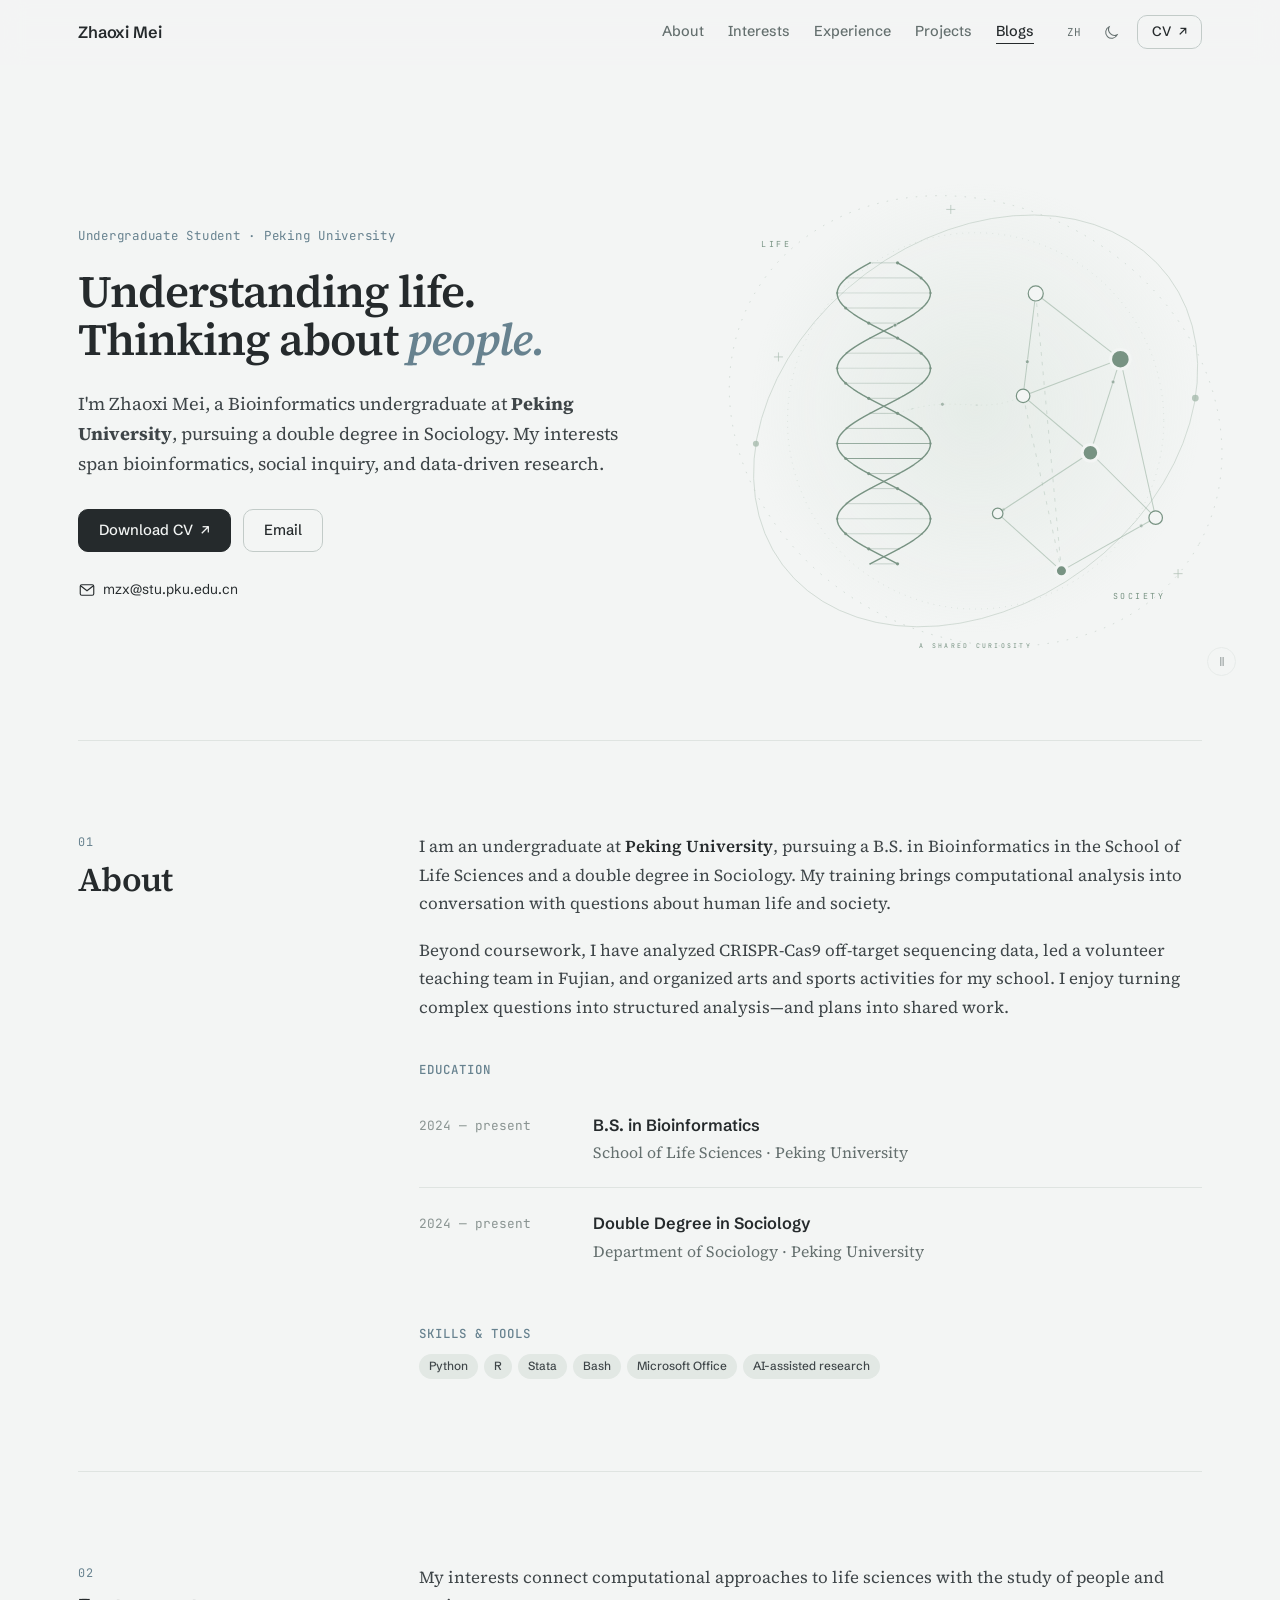
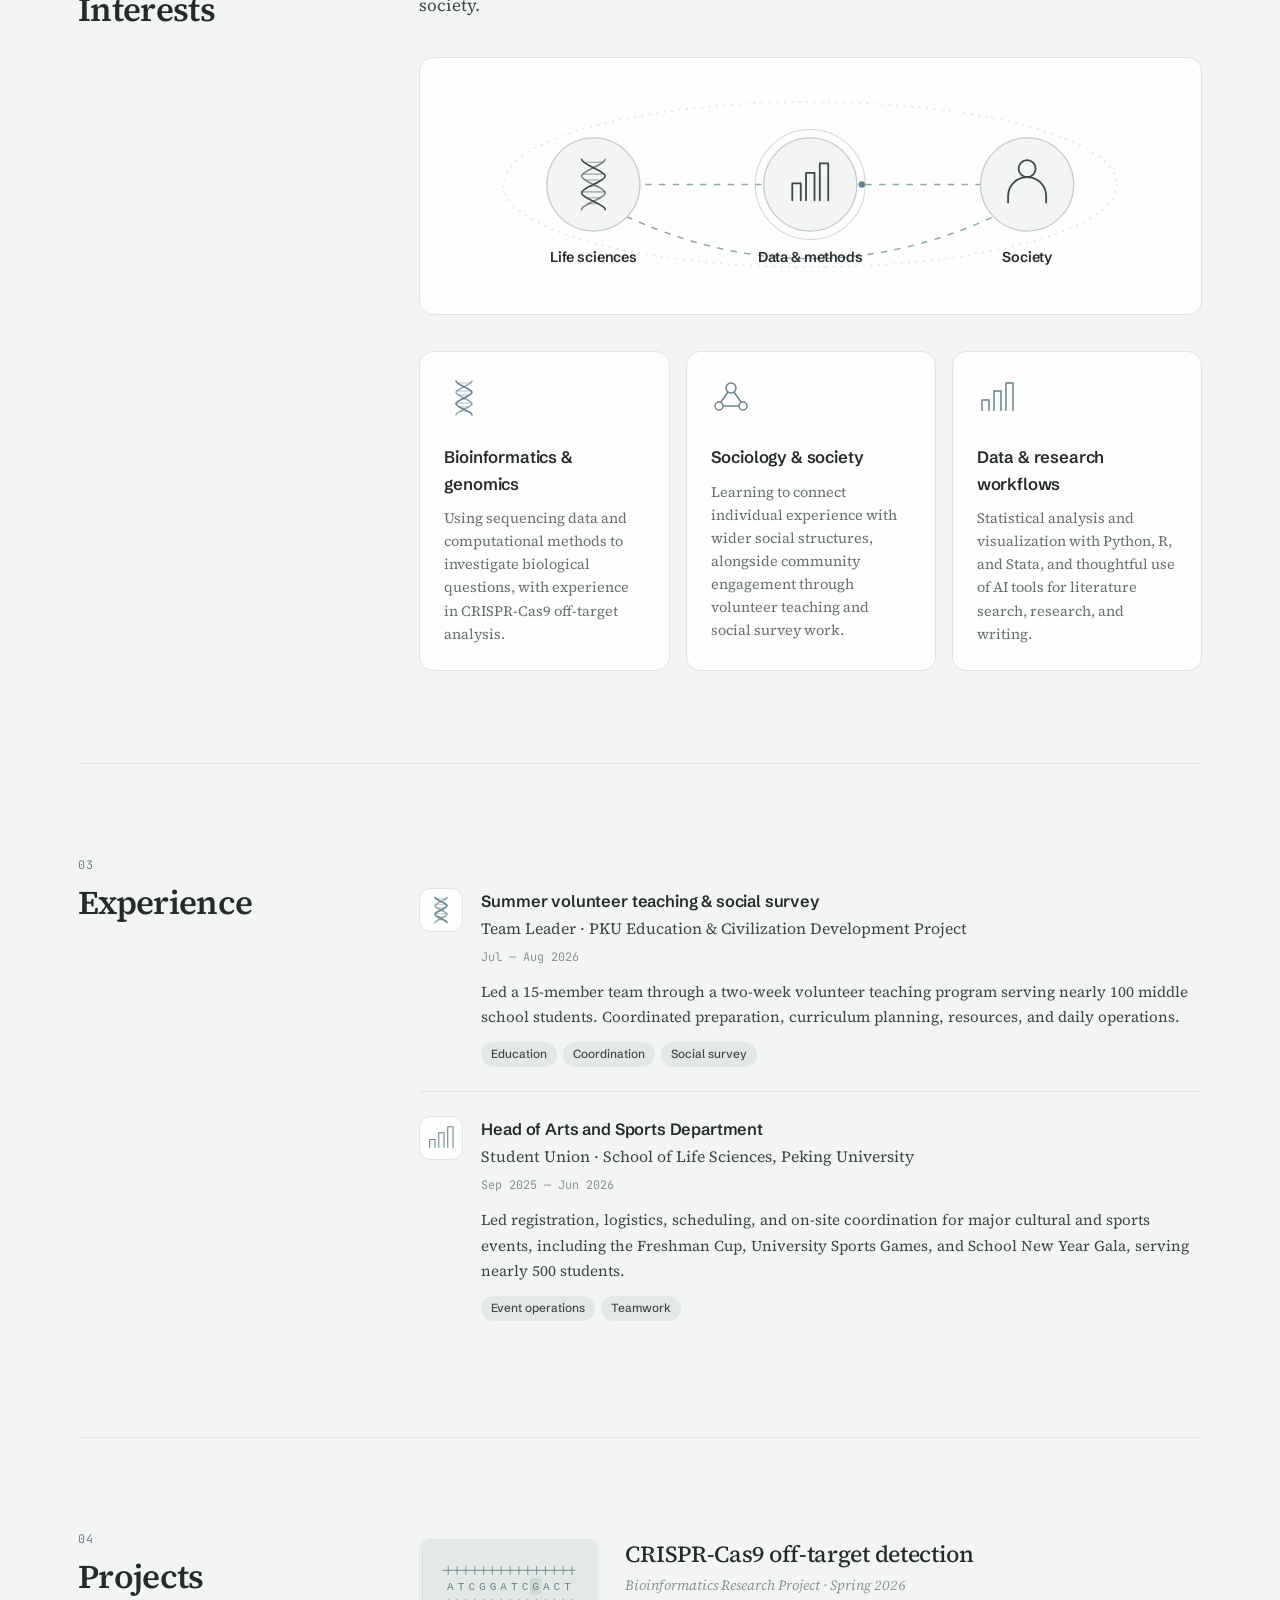
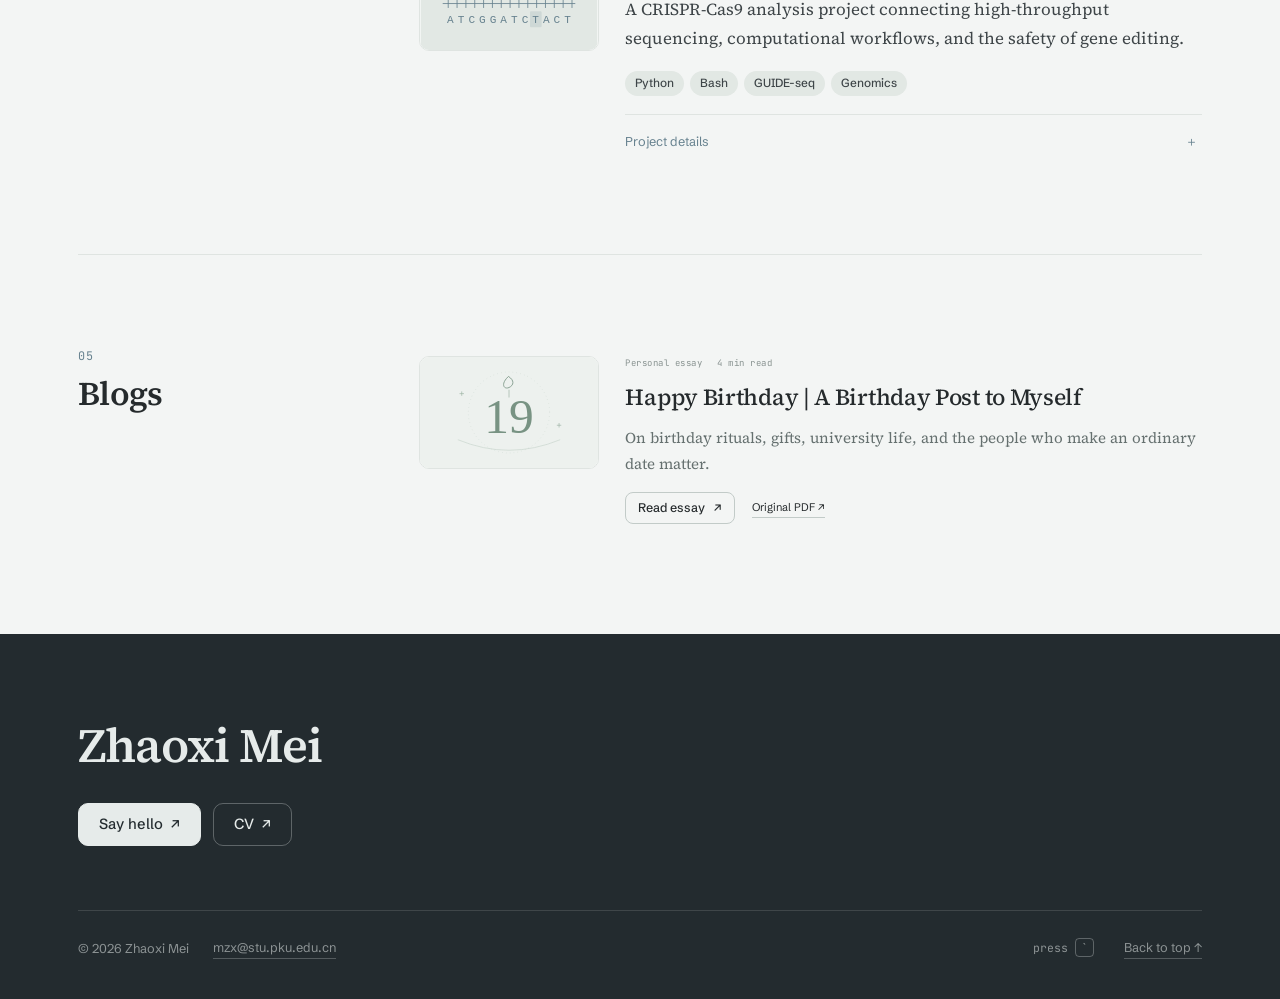
<file: index.html>
<!DOCTYPE html>

<html lang="en"><head><meta charset="utf-8"/><meta content="width=device-width,initial-scale=1" name="viewport"/><meta content="Zhaoxi Mei, a Bioinformatics undergraduate pursuing a double degree in Sociology at Peking University." name="description"/><meta content="#f3f5f4" name="theme-color"/><title>Zhaoxi Mei — Peking University</title><link href="assets/favicon.svg" rel="icon" type="image/svg+xml"/><link href="fonts.css" rel="stylesheet"/><link href="style.css" rel="stylesheet"/><script>try{if(localStorage.getItem('zhaoxi-theme')==='dark')document.documentElement.classList.add('claude')}catch(e){}</script></head><body><a class="skip" href="#main">Skip to content</a><header class="nav" id="nav"><div class="nav-inner"><a class="brand" data-en="Zhaoxi Mei" data-zh="梅兆熙" href="#top" id="brand">Zhaoxi Mei</a><button aria-controls="sections" aria-expanded="false" aria-label="Toggle navigation" id="menu">Menu <span>＋</span></button><nav aria-label="Sections" class="nav-links" id="sections"><a href="#about">About</a><a href="#interests">Interests</a><a href="#experience">Experience</a><a href="#projects">Projects</a><a href="#blogs">Blogs</a></nav><div class="nav-cta"><button aria-label="Switch language" class="utility" id="language">ZH</button><button aria-label="Toggle dark mode" aria-pressed="false" class="utility" id="theme"><svg aria-hidden="true" fill="none" height="17" stroke="currentColor" stroke-width="1.5" viewbox="0 0 24 24" width="17"><path d="M20 15.3A8.5 8.5 0 0 1 8.7 4 8.5 8.5 0 1 0 20 15.3Z"></path></svg></button><a class="btn btn-ghost btn-sm" href="assets/Zhaoxi_Mei_Resume_EN.pdf" rel="noopener" target="_blank">CV <span class="arr">↗</span></a></div></div></header><main id="main"><section class="hero" id="top"><div class="container hero-grid"><div class="hero-copy"><p class="overline" data-en="Undergraduate Student · Peking University" data-zh="本科生 · 北京大学">Undergraduate Student · Peking University</p><h1 class="hero-h" data-en="Understanding life.&lt;br/&gt;Thinking about &lt;em&gt;people.&lt;/em&gt;" data-zh="理解生命，&lt;br&gt;也理解&lt;em&gt;人和社会。&lt;/em&gt;" id="hero-title">Understanding life.<br/>Thinking about <em>people.</em></h1><p class="hero-sub" data-en="I'm Zhaoxi Mei, a Bioinformatics undergraduate at &lt;strong&gt;Peking University&lt;/strong&gt;, pursuing a double degree in Sociology. My interests span bioinformatics, social inquiry, and data-driven research." data-zh="我是梅兆熙，北京大学生物信息学专业本科生，同时修读社会学双学位。我的兴趣涉及生物信息学、社会研究与数据分析。">I'm Zhaoxi Mei, a Bioinformatics undergraduate at <strong>Peking University</strong>, pursuing a double degree in Sociology. My interests span bioinformatics, social inquiry, and data-driven research.</p><div class="hero-actions"><a class="btn" download="" href="assets/Zhaoxi_Mei_Resume_EN.pdf">Download CV <span class="arr">↗</span></a><a class="btn btn-ghost" data-en="Email" data-zh="邮件" href="mailto:mzx@stu.pku.edu.cn">Email</a></div><div class="social-links"><a href="mailto:mzx@stu.pku.edu.cn"><svg aria-hidden="true" fill="none" stroke="currentColor" stroke-width="1.5" viewbox="0 0 24 24"><rect height="14" rx="2" width="18" x="3" y="5"></rect><path d="m3 6 9 7 9-7"></path></svg><span>mzx@stu.pku.edu.cn</span></a></div></div><div class="hero-visual"><svg aria-label="Animated double helix and social network. Drag to rotate; click to send a pulse; use arrow keys to rotate and Space to pause." id="connections" role="img" tabindex="0" viewbox="0 0 691 681" xmlns="http://www.w3.org/2000/svg"><defs><radialgradient id="connection-wash"><stop offset="0" stop-color="var(--connection-soft)" stop-opacity=".32"></stop><stop offset="1" stop-color="var(--connection-soft)" stop-opacity="0"></stop></radialgradient></defs><circle cx="345" cy="330" fill="url(#connection-wash)" r="300"></circle><g class="connection-orbits" fill="none"><ellipse cx="345" cy="347" id="outer-orbit" rx="320" ry="244" transform="rotate(-37 345 347)"></ellipse><ellipse cx="345" cy="347" rx="339" ry="286" stroke-dasharray="2 11" transform="rotate(29 345 347)"></ellipse><ellipse cx="345" cy="347" rx="250" ry="250" stroke-dasharray="1 7"></ellipse></g><g id="connection-rungs"><line class="connection-rung" x1="223.0" x2="223.0" y1="137.0" y2="137.0"></line><line class="connection-rung" x1="259.4426856421333" x2="186.5573143578667" y1="157.0" y2="157.0"></line><line class="connection-rung" x1="281.9655040102995" x2="164.03449598970047" y1="177.0" y2="177.0"></line><line class="connection-rung" x1="281.9655040102995" x2="164.03449598970047" y1="197.0" y2="197.0"></line><line class="connection-rung" x1="259.44268564213337" x2="186.55731435786663" y1="217.0" y2="217.0"></line><line class="connection-rung" x1="223.0" x2="223.0" y1="237.0" y2="237.0"></line><line class="connection-rung" x1="186.5573143578667" x2="259.4426856421333" y1="257.0" y2="257.0"></line><line class="connection-rung" x1="164.03449598970047" x2="281.9655040102995" y1="277.0" y2="277.0"></line><line class="connection-rung" x1="164.03449598970047" x2="281.9655040102995" y1="297.0" y2="297.0"></line><line class="connection-rung" x1="186.55731435786666" x2="259.44268564213337" y1="317.0" y2="317.0"></line><line class="connection-rung" x1="222.99999999999997" x2="223.00000000000003" y1="337.0" y2="337.0"></line><line class="connection-rung" x1="259.44268564213337" x2="186.55731435786663" y1="357.0" y2="357.0"></line><line class="connection-rung" x1="281.9655040102995" x2="164.03449598970047" y1="377.0" y2="377.0"></line><line class="connection-rung" x1="281.9655040102995" x2="164.03449598970047" y1="397.0" y2="397.0"></line><line class="connection-rung" x1="259.44268564213337" x2="186.55731435786663" y1="417.0" y2="417.0"></line><line class="connection-rung" x1="223.00000000000003" x2="222.99999999999997" y1="437.0" y2="437.0"></line><line class="connection-rung" x1="186.5573143578667" x2="259.4426856421333" y1="457.0" y2="457.0"></line><line class="connection-rung" x1="164.03449598970047" x2="281.9655040102995" y1="477.0" y2="477.0"></line><line class="connection-rung" x1="164.03449598970047" x2="281.9655040102995" y1="497.0" y2="497.0"></line><line class="connection-rung" x1="186.55731435786663" x2="259.44268564213337" y1="517.0" y2="517.0"></line><line class="connection-rung" x1="222.99999999999997" x2="223.00000000000003" y1="537.0" y2="537.0"></line></g> <g id="connection-strands"><path class="connection-strand" d="M223.00,137.00 L230.77,141.00 L238.42,145.00 L245.82,149.00 L252.87,153.00 L259.44,157.00 L265.44,161.00 L270.77,165.00 L275.35,169.00 L279.10,173.00 L281.97,177.00 L283.90,181.00 L284.88,185.00 L284.88,189.00 L283.90,193.00 L281.97,197.00 L279.10,201.00 L275.35,205.00 L270.77,209.00 L265.44,213.00 L259.44,217.00 L252.87,221.00 L245.82,225.00 L238.42,229.00 L230.77,233.00 L223.00,237.00 L215.23,241.00 L207.58,245.00 L200.18,249.00 L193.13,253.00 L186.56,257.00 L180.56,261.00 L175.23,265.00 L170.65,269.00 L166.90,273.00 L164.03,277.00 L162.10,281.00 L161.12,285.00 L161.12,289.00 L162.10,293.00 L164.03,297.00 L166.90,301.00 L170.65,305.00 L175.23,309.00 L180.56,313.00 L186.56,317.00 L193.13,321.00 L200.18,325.00 L207.58,329.00 L215.23,333.00 L223.00,337.00 L230.77,341.00 L238.42,345.00 L245.82,349.00 L252.87,353.00 L259.44,357.00 L265.44,361.00 L270.77,365.00 L275.35,369.00 L279.10,373.00 L281.97,377.00 L283.90,381.00 L284.88,385.00 L284.88,389.00 L283.90,393.00 L281.97,397.00 L279.10,401.00 L275.35,405.00 L270.77,409.00 L265.44,413.00 L259.44,417.00 L252.87,421.00 L245.82,425.00 L238.42,429.00 L230.77,433.00 L223.00,437.00 L215.23,441.00 L207.58,445.00 L200.18,449.00 L193.13,453.00 L186.56,457.00 L180.56,461.00 L175.23,465.00 L170.65,469.00 L166.90,473.00 L164.03,477.00 L162.10,481.00 L161.12,485.00 L161.12,489.00 L162.10,493.00 L164.03,497.00 L166.90,501.00 L170.65,505.00 L175.23,509.00 L180.56,513.00 L186.56,517.00 L193.13,521.00 L200.18,525.00 L207.58,529.00 L215.23,533.00 L223.00,537.00" fill="none"></path><path class="connection-strand" d="M223.00,137.00 L215.23,141.00 L207.58,145.00 L200.18,149.00 L193.13,153.00 L186.56,157.00 L180.56,161.00 L175.23,165.00 L170.65,169.00 L166.90,173.00 L164.03,177.00 L162.10,181.00 L161.12,185.00 L161.12,189.00 L162.10,193.00 L164.03,197.00 L166.90,201.00 L170.65,205.00 L175.23,209.00 L180.56,213.00 L186.56,217.00 L193.13,221.00 L200.18,225.00 L207.58,229.00 L215.23,233.00 L223.00,237.00 L230.77,241.00 L238.42,245.00 L245.82,249.00 L252.87,253.00 L259.44,257.00 L265.44,261.00 L270.77,265.00 L275.35,269.00 L279.10,273.00 L281.97,277.00 L283.90,281.00 L284.88,285.00 L284.88,289.00 L283.90,293.00 L281.97,297.00 L279.10,301.00 L275.35,305.00 L270.77,309.00 L265.44,313.00 L259.44,317.00 L252.87,321.00 L245.82,325.00 L238.42,329.00 L230.77,333.00 L223.00,337.00 L215.23,341.00 L207.58,345.00 L200.18,349.00 L193.13,353.00 L186.56,357.00 L180.56,361.00 L175.23,365.00 L170.65,369.00 L166.90,373.00 L164.03,377.00 L162.10,381.00 L161.12,385.00 L161.12,389.00 L162.10,393.00 L164.03,397.00 L166.90,401.00 L170.65,405.00 L175.23,409.00 L180.56,413.00 L186.56,417.00 L193.13,421.00 L200.18,425.00 L207.58,429.00 L215.23,433.00 L223.00,437.00 L230.77,441.00 L238.42,445.00 L245.82,449.00 L252.87,453.00 L259.44,457.00 L265.44,461.00 L270.77,465.00 L275.35,469.00 L279.10,473.00 L281.97,477.00 L283.90,481.00 L284.88,485.00 L284.88,489.00 L283.90,493.00 L281.97,497.00 L279.10,501.00 L275.35,505.00 L270.77,509.00 L265.44,513.00 L259.44,517.00 L252.87,521.00 L245.82,525.00 L238.42,529.00 L230.77,533.00 L223.00,537.00" fill="none"></path></g> <g id="connection-beads"><circle class="connection-bead" cx="223.0" cy="137.0" r="1.8"></circle><circle class="connection-bead" cx="223.0" cy="137.0" r="1.8"></circle><circle class="connection-bead" cx="259.4426856421333" cy="157.0" r="1.8"></circle><circle class="connection-bead" cx="186.5573143578667" cy="157.0" r="1.8"></circle><circle class="connection-bead" cx="281.9655040102995" cy="177.0" r="1.8"></circle><circle class="connection-bead" cx="164.03449598970047" cy="177.0" r="1.8"></circle><circle class="connection-bead" cx="281.9655040102995" cy="197.0" r="1.8"></circle><circle class="connection-bead" cx="164.03449598970047" cy="197.0" r="1.8"></circle><circle class="connection-bead" cx="259.44268564213337" cy="217.0" r="1.8"></circle><circle class="connection-bead" cx="186.55731435786663" cy="217.0" r="1.8"></circle><circle class="connection-bead" cx="223.0" cy="237.0" r="1.8"></circle><circle class="connection-bead" cx="223.0" cy="237.0" r="1.8"></circle><circle class="connection-bead" cx="186.5573143578667" cy="257.0" r="1.8"></circle><circle class="connection-bead" cx="259.4426856421333" cy="257.0" r="1.8"></circle><circle class="connection-bead" cx="164.03449598970047" cy="277.0" r="1.8"></circle><circle class="connection-bead" cx="281.9655040102995" cy="277.0" r="1.8"></circle><circle class="connection-bead" cx="164.03449598970047" cy="297.0" r="1.8"></circle><circle class="connection-bead" cx="281.9655040102995" cy="297.0" r="1.8"></circle><circle class="connection-bead" cx="186.55731435786666" cy="317.0" r="1.8"></circle><circle class="connection-bead" cx="259.44268564213337" cy="317.0" r="1.8"></circle><circle class="connection-bead" cx="222.99999999999997" cy="337.0" r="1.8"></circle><circle class="connection-bead" cx="223.00000000000003" cy="337.0" r="1.8"></circle><circle class="connection-bead" cx="259.44268564213337" cy="357.0" r="1.8"></circle><circle class="connection-bead" cx="186.55731435786663" cy="357.0" r="1.8"></circle><circle class="connection-bead" cx="281.9655040102995" cy="377.0" r="1.8"></circle><circle class="connection-bead" cx="164.03449598970047" cy="377.0" r="1.8"></circle><circle class="connection-bead" cx="281.9655040102995" cy="397.0" r="1.8"></circle><circle class="connection-bead" cx="164.03449598970047" cy="397.0" r="1.8"></circle><circle class="connection-bead" cx="259.44268564213337" cy="417.0" r="1.8"></circle><circle class="connection-bead" cx="186.55731435786663" cy="417.0" r="1.8"></circle><circle class="connection-bead" cx="223.00000000000003" cy="437.0" r="1.8"></circle><circle class="connection-bead" cx="222.99999999999997" cy="437.0" r="1.8"></circle><circle class="connection-bead" cx="186.5573143578667" cy="457.0" r="1.8"></circle><circle class="connection-bead" cx="259.4426856421333" cy="457.0" r="1.8"></circle><circle class="connection-bead" cx="164.03449598970047" cy="477.0" r="1.8"></circle><circle class="connection-bead" cx="281.9655040102995" cy="477.0" r="1.8"></circle><circle class="connection-bead" cx="164.03449598970047" cy="497.0" r="1.8"></circle><circle class="connection-bead" cx="281.9655040102995" cy="497.0" r="1.8"></circle><circle class="connection-bead" cx="186.55731435786663" cy="517.0" r="1.8"></circle><circle class="connection-bead" cx="259.44268564213337" cy="517.0" r="1.8"></circle><circle class="connection-bead" cx="222.99999999999997" cy="537.0" r="1.8"></circle><circle class="connection-bead" cx="223.00000000000003" cy="537.0" r="1.8"></circle></g><g fill="none" id="connection-bridges"></g><g fill="none" id="connection-edges"><path class="connection-edge" d="M424,177 L535,263"></path><path class="connection-edge" d="M424,177 L407,315"></path><path class="connection-edge" d="M535,263 L407,315"></path><path class="connection-edge" d="M535,263 L498,391"></path><path class="connection-edge" d="M535,263 L586,474"></path><path class="connection-edge" d="M407,315 L498,391"></path><path class="connection-edge" d="M498,391 L586,474"></path><path class="connection-edge" d="M498,391 L374,472"></path><path class="connection-edge" d="M586,474 L461,545"></path><path class="connection-edge" d="M461,545 L374,472"></path><path class="connection-edge dashed" d="M407,315 L461,545"></path><path class="connection-edge dashed" d="M424,177 L461,545"></path></g><g id="connection-signals"></g><g id="connection-nodes"><circle class="connection-node" cx="424" cy="177" data-node="0" r="10"></circle><circle class="connection-node filled" cx="535" cy="263" data-node="1" r="13"></circle><circle class="connection-node" cx="407" cy="315" data-node="2" r="9"></circle><circle class="connection-node filled" cx="498" cy="391" data-node="3" r="11"></circle><circle class="connection-node" cx="586" cy="474" data-node="4" r="9"></circle><circle class="connection-node filled" cx="461" cy="545" data-node="5" r="8"></circle><circle class="connection-node" cx="374" cy="472" data-node="6" r="7"></circle></g><g id="connection-wave"></g><g class="connection-labels"><text x="60" y="116">LIFE</text><text x="527" y="584">SOCIETY</text><text class="connection-caption" text-anchor="middle" x="345" y="649">A SHARED CURIOSITY</text></g><g class="connection-marks"><path d="M306 66h12m-6-6v12M77 262h12m-6-6v12M608 550h12m-6-6v12"></path></g><g id="connection-orbit-dots"><circle class="connection-orbit-dot" cx="605" cy="161" r="4.5"></circle><circle class="connection-orbit-dot" cx="104" cy="497" r="4"></circle></g></svg><button aria-label="Pause animation" aria-pressed="false" class="motion-control" id="motion">Ⅱ</button></div></div></section><div class="container"><section class="sec" id="about"><div class="sec-grid"><aside class="sec-aside reveal"><span class="sec-num mono">01</span><h2 class="sec-label">About</h2></aside><div class="sec-body"><p class="lede reveal" data-en="I am an undergraduate at &lt;strong&gt;Peking University&lt;/strong&gt;, pursuing a B.S. in Bioinformatics in the School of Life Sciences and a double degree in Sociology. My training brings computational analysis into conversation with questions about human life and society." data-zh="我目前就读于&lt;strong&gt;北京大学生命科学学院&lt;/strong&gt;，主修生物信息学，同时修读社会学双学位。我希望把计算与数据分析的方法，和对人与社会的理解联系起来。">I am an undergraduate at <strong>Peking University</strong>, pursuing a B.S. in Bioinformatics in the School of Life Sciences and a double degree in Sociology. My training brings computational analysis into conversation with questions about human life and society.</p><p class="lede reveal" data-en="Beyond coursework, I have analyzed CRISPR-Cas9 off-target sequencing data, led a volunteer teaching team in Fujian, and organized arts and sports activities for my school. I enjoy turning complex questions into structured analysis—and plans into shared work." data-zh="课堂之外，我参与过 CRISPR-Cas9 脱靶检测数据分析，带领团队赴福建开展支教与社会调查，也在院学生会组织文艺和体育活动。我喜欢把复杂问题整理成清晰的分析，把计划转化为团队共同完成的工作。">Beyond coursework, I have analyzed CRISPR-Cas9 off-target sequencing data, led a volunteer teaching team in Fujian, and organized arts and sports activities for my school. I enjoy turning complex questions into structured analysis—and plans into shared work.</p><h3 class="about-kicker mono reveal" data-en="Education" data-zh="教育">Education</h3><div class="edu-list reveal"><div class="edu-row"><div class="edu-when">2024 — <span data-en="present" data-zh="至今">present</span></div><div class="edu-what"><div class="edu-title" data-en="B.S. in Bioinformatics" data-zh="生物信息学 · 理学学士在读">B.S. in Bioinformatics</div><div class="edu-org" data-en="School of Life Sciences · Peking University" data-zh="北京大学 · 生命科学学院">School of Life Sciences · Peking University</div></div></div><div class="edu-row"><div class="edu-when">2024 — <span data-en="present" data-zh="至今">present</span></div><div class="edu-what"><div class="edu-title" data-en="Double Degree in Sociology" data-zh="社会学 · 双学位在读">Double Degree in Sociology</div><div class="edu-org" data-en="Department of Sociology · Peking University" data-zh="北京大学 · 社会学系">Department of Sociology · Peking University</div></div></div></div><h3 class="about-kicker mono reveal" data-en="Skills &amp;amp; tools" data-zh="技能与工具">Skills &amp; tools</h3><div class="xp-tags reveal"><span class="tag">Python</span><span class="tag">R</span><span class="tag">Stata</span><span class="tag">Bash</span><span class="tag">Microsoft Office</span><span class="tag">AI-assisted research</span></div></div></div></section><section class="sec" id="interests"><div class="sec-grid"><aside class="sec-aside reveal"><span class="sec-num mono">02</span><h2 class="sec-label">Interests</h2></aside><div class="sec-body"><p class="lede reveal"><span class="" data-en="My interests connect computational approaches to life sciences with the study of people and society." data-zh="我的兴趣连接生命科学中的计算方法，以及对人与社会的研究。">My interests connect computational approaches to life sciences with the study of people and society.</span></p><figure aria-label="Connections between life sciences, data, and society" class="loop-fig reveal"><svg role="img" viewbox="0 0 700 205"><ellipse class="orbit" cx="350" cy="95" rx="290" ry="78"></ellipse><path class="flow" d="M155 95H545M545 115Q350 215 155 115"></path><circle class="node" cx="145" cy="95" r="44"></circle><circle class="node" cx="350" cy="95" r="44"></circle><circle class="node" cx="555" cy="95" r="44"></circle><circle class="halo" cx="350" cy="95" r="52"></circle><g class="glyph"><g class="dna-mark" fill="none" stroke="currentColor" stroke-linecap="round" stroke-linejoin="round" stroke-width="1.65" transform="translate(117 67) scale(1.4)"><path class="dna-spine dna-spine-front" d="M12 3C12 6.778 28 10.556 28 14.333S12 21.889 12 25.667S28 33.222 28 37"></path><path class="dna-spine dna-spine-back" d="M28 3C28 6.778 12 10.556 12 14.333S28 21.889 28 25.667S12 33.222 12 37"></path><path class="dna-rungs" d="M13.319 5H26.681 M20.705 9H19.295 M27.388 13H12.612 M25.759 17H14.241 M17.904 21H22.096 M12.160 25H27.840 M15.338 29H24.662 M23.428 33H16.572"></path></g><path d="M333 110V94h8v16m5 0V84h8v26m5 0V75h8v35"></path><circle cx="555" cy="80" r="8"></circle><path d="M537 112v-6a18 18 0 0 1 36 0v6"></path></g><text class="t-name" text-anchor="middle" x="145" y="168">Life sciences</text><text class="t-name" text-anchor="middle" x="350" y="168">Data &amp; methods</text><text class="t-name" text-anchor="middle" x="555" y="168">Society</text><circle class="dot" r="3"><animatemotion dur="6s" path="M155 95H545Q350 215 155 115Z" repeatcount="indefinite"></animatemotion></circle></svg></figure><div class="cards-3 reveal"><article class="card"><svg aria-hidden="true" class="icon" fill="none" stroke="currentColor" stroke-width="1.5" viewbox="0 0 40 40"><g class="dna-mark" fill="none" stroke="currentColor" stroke-linecap="round" stroke-linejoin="round" stroke-width="1.65"><path class="dna-spine dna-spine-front" d="M12 3C12 6.778 28 10.556 28 14.333S12 21.889 12 25.667S28 33.222 28 37"></path><path class="dna-spine dna-spine-back" d="M28 3C28 6.778 12 10.556 12 14.333S28 21.889 28 25.667S12 33.222 12 37"></path><path class="dna-rungs" d="M13.319 5H26.681 M20.705 9H19.295 M27.388 13H12.612 M25.759 17H14.241 M17.904 21H22.096 M12.160 25H27.840 M15.338 29H24.662 M23.428 33H16.572"></path></g></svg><h3>Bioinformatics &amp; genomics</h3><p data-en="Using sequencing data and computational methods to investigate biological questions, with experience in CRISPR-Cas9 off-target analysis." data-zh="通过测序数据与计算方法研究生命问题，已有 CRISPR-Cas9 脱靶检测分析的项目经历。">Using sequencing data and computational methods to investigate biological questions, with experience in CRISPR-Cas9 off-target analysis.</p></article><article class="card"><svg aria-hidden="true" class="icon" fill="none" stroke="currentColor" stroke-width="1.5" viewbox="0 0 40 40"><circle cx="20" cy="10" r="5"></circle><circle cx="8" cy="28" r="4"></circle><circle cx="32" cy="28" r="4"></circle><path d="M17 14 10 24m13-10 7 10M12 28h16"></path></svg><h3>Sociology &amp; society</h3><p data-en="Learning to connect individual experience with wider social structures, alongside community engagement through volunteer teaching and social survey work." data-zh="学习把个体经验与更广阔的社会结构联系起来，也通过支教和社会调查接触课堂之外的真实生活。">Learning to connect individual experience with wider social structures, alongside community engagement through volunteer teaching and social survey work.</p></article><article class="card"><svg aria-hidden="true" class="icon" fill="none" stroke="currentColor" stroke-width="1.5" viewbox="0 0 40 40"><path d="M5 33V22h7v11m5 0V13h7v20m5 0V5h7v28"></path></svg><h3>Data &amp; research workflows</h3><p data-en="Statistical analysis and visualization with Python, R, and Stata, and thoughtful use of AI tools for literature search, research, and writing." data-zh="运用 Python、R 和 Stata 开展统计分析与可视化，探索 AI 工具在文献检索、研究与写作中的有效使用。">Statistical analysis and visualization with Python, R, and Stata, and thoughtful use of AI tools for literature search, research, and writing.</p></article></div></div></div></section><section class="sec" id="experience"><div class="sec-grid"><aside class="sec-aside reveal"><span class="sec-num mono">03</span><h2 class="sec-label">Experience</h2></aside><div class="sec-body"><div class="xp-list"><article class="xp reveal"><div aria-hidden="true" class="xp-badge"><svg fill="none" height="30" stroke="currentColor" stroke-width="1.4" viewbox="0 0 40 40" width="30"><g class="dna-mark" fill="none" stroke="currentColor" stroke-linecap="round" stroke-linejoin="round" stroke-width="1.65"><path class="dna-spine dna-spine-front" d="M12 3C12 6.778 28 10.556 28 14.333S12 21.889 12 25.667S28 33.222 28 37"></path><path class="dna-spine dna-spine-back" d="M28 3C28 6.778 12 10.556 12 14.333S28 21.889 28 25.667S12 33.222 12 37"></path><path class="dna-rungs" d="M13.319 5H26.681 M20.705 9H19.295 M27.388 13H12.612 M25.759 17H14.241 M17.904 21H22.096 M12.160 25H27.840 M15.338 29H24.662 M23.428 33H16.572"></path></g></svg></div><div><div class="xp-role">Summer volunteer teaching &amp; social survey</div><div class="xp-org">Team Leader · PKU Education &amp; Civilization Development Project</div><div class="xp-meta">Jul — Aug 2026</div><p class="xp-description" data-en="Led a 15-member team through a two-week volunteer teaching program serving nearly 100 middle school students. Coordinated preparation, curriculum planning, resources, and daily operations." data-zh="带领 15 人团队开展为期两周的支教活动，服务近 100 名初中生；统筹前期筹备、课程规划、资源管理与日常运行。">Led a 15-member team through a two-week volunteer teaching program serving nearly 100 middle school students. Coordinated preparation, curriculum planning, resources, and daily operations.</p><div class="xp-tags"><span class="tag" data-en="Education" data-zh="教育">Education</span><span class="tag" data-en="Coordination" data-zh="组织协调">Coordination</span><span class="tag" data-en="Social survey" data-zh="社会调查">Social survey</span></div></div></article><article class="xp reveal"><div aria-hidden="true" class="xp-badge"><svg fill="none" height="30" stroke="currentColor" stroke-width="1.4" viewbox="0 0 40 40" width="30"><path d="M5 33V22h7v11m5 0V13h7v20m5 0V5h7v28"></path></svg></div><div><div class="xp-role" data-en="Head of Arts and Sports Department" data-zh="文体部负责人">Head of Arts and Sports Department</div><div class="xp-org" data-en="Student Union · School of Life Sciences, Peking University" data-zh="北京大学生命科学学院学生会">Student Union · School of Life Sciences, Peking University</div><div class="xp-meta">Sep 2025 — Jun 2026</div><p class="xp-description" data-en="Led registration, logistics, scheduling, and on-site coordination for major cultural and sports events, including the Freshman Cup, University Sports Games, and School New Year Gala, serving nearly 500 students." data-zh="负责大型文体活动的报名、后勤、排期与现场协调，组织新生杯、校运会与学院新年晚会等项目，为近 500 名同学提供文体服务。">Led registration, logistics, scheduling, and on-site coordination for major cultural and sports events, including the Freshman Cup, University Sports Games, and School New Year Gala, serving nearly 500 students.</p><div class="xp-tags"><span class="tag" data-en="Event operations" data-zh="活动执行">Event operations</span><span class="tag" data-en="Teamwork" data-zh="团队协作">Teamwork</span></div></div></article></div></div></div></section><section class="sec" id="projects"><div class="sec-grid"><aside class="sec-aside reveal"><span class="sec-num mono">04</span><h2 class="sec-label">Projects</h2></aside><div class="sec-body"><article class="pub reveal"><div class="pub-thumb"><svg aria-label="Schematic sequencing illustration" class="project-svg" role="img" viewbox="0 0 320 200"><rect fill="var(--tag-bg)" height="200" width="320"></rect><g fill="none" stroke="var(--accent)" stroke-width="1.5"><path d="M40 55H280M40 115H280"></path><path d="M50 47v16m0 44v16"></path><path d="M66 47v16m0 44v16"></path><path d="M82 47v16m0 44v16"></path><path d="M98 47v16m0 44v16"></path><path d="M114 47v16m0 44v16"></path><path d="M130 47v16m0 44v16"></path><path d="M146 47v16m0 44v16"></path><path d="M162 47v16m0 44v16"></path><path d="M178 47v16m0 44v16"></path><path d="M194 47v16m0 44v16"></path><path d="M210 47v16m0 44v16"></path><path d="M226 47v16m0 44v16"></path><path d="M242 47v16m0 44v16"></path><path d="M258 47v16m0 44v16"></path><path d="M274 47v16m0 44v16"></path></g><rect fill="var(--accent)" height="29" opacity=".16" rx="2" width="21" x="198" y="69"></rect><rect fill="var(--accent)" height="29" opacity=".16" rx="2" width="21" x="198" y="129"></rect><g fill="var(--accent)" font-family="monospace" font-size="20"><text text-anchor="middle" x="54.000" y="91">A</text><text text-anchor="middle" x="73.273" y="91">T</text><text text-anchor="middle" x="92.545" y="91">C</text><text text-anchor="middle" x="111.818" y="91">G</text><text text-anchor="middle" x="131.091" y="91">G</text><text text-anchor="middle" x="150.364" y="91">A</text><text text-anchor="middle" x="169.636" y="91">T</text><text text-anchor="middle" x="188.909" y="91">C</text><text text-anchor="middle" x="208.182" y="91">G</text><text text-anchor="middle" x="227.455" y="91">A</text><text text-anchor="middle" x="246.727" y="91">C</text><text text-anchor="middle" x="266.000" y="91">T</text><text text-anchor="middle" x="54.000" y="151">A</text><text text-anchor="middle" x="73.273" y="151">T</text><text text-anchor="middle" x="92.545" y="151">C</text><text text-anchor="middle" x="111.818" y="151">G</text><text text-anchor="middle" x="131.091" y="151">G</text><text text-anchor="middle" x="150.364" y="151">A</text><text text-anchor="middle" x="169.636" y="151">T</text><text text-anchor="middle" x="188.909" y="151">C</text><text text-anchor="middle" x="208.182" y="151">T</text><text text-anchor="middle" x="227.455" y="151">A</text><text text-anchor="middle" x="246.727" y="151">C</text><text text-anchor="middle" x="266.000" y="151">T</text></g></svg></div><div><h3 class="pub-title"><span class="" data-en="CRISPR-Cas9 off-target detection" data-zh="CRISPR-Cas9 脱靶检测">CRISPR-Cas9 off-target detection</span></h3><div class="pub-venue"><span class="" data-en="Bioinformatics Research Project · Spring 2026" data-zh="生物信息学研究项目 · 2026 年春季">Bioinformatics Research Project · Spring 2026</span></div><p class="pub-summary" data-en="A CRISPR-Cas9 analysis project connecting high-throughput sequencing, computational workflows, and the safety of gene editing." data-zh="围绕 CRISPR-Cas9 脱靶检测，将高通量测序、计算分析流程与基因编辑安全性评价联系起来。">A CRISPR-Cas9 analysis project connecting high-throughput sequencing, computational workflows, and the safety of gene editing.</p><div class="xp-tags"><span class="tag">Python</span><span class="tag">Bash</span><span class="tag">GUIDE-seq</span><span class="tag">Genomics</span></div><details class="project-details"><summary aria-controls="crispr-project-details"><span class="" data-en="Project details" data-zh="项目详情">Project details</span><span aria-hidden="true" class="details-indicator">＋</span></summary><div class="details-panel" id="crispr-project-details"><h4 data-en="The question" data-zh="研究问题">The question</h4><p data-en="Where does CRISPR-Cas9 cleave beyond its intended genomic target?" data-zh="CRISPR-Cas9 在预期靶点之外，还会在哪些基因组位置发生切割？">Where does CRISPR-Cas9 cleave beyond its intended genomic target?</p><h4 data-en="My work" data-zh="项目工作">My work</h4><p data-en="Processed high-throughput sequencing data and identified and analyzed genome-wide off-target cleavage sites using GUIDE-seq datasets, Python, Bash, and standard bioinformatics tools." data-zh="利用 GUIDE-seq 数据集，结合 Python、Bash 和常用生物信息学工具，处理高通量测序数据，识别并分析全基因组脱靶切割位点。">Processed high-throughput sequencing data and identified and analyzed genome-wide off-target cleavage sites using GUIDE-seq datasets, Python, Bash, and standard bioinformatics tools.</p><p class="project-footnote" data-en="Illustration above is schematic; it does not show experimental results." data-zh="上方图形为示意设计，不代表实验结果。">Illustration above is schematic; it does not show experimental results.</p></div></details></div></article></div></div></section><section class="sec" id="blogs"><div class="sec-grid"><aside class="sec-aside reveal"><span class="sec-num mono">05</span><h2 class="sec-label">Blogs</h2></aside><div class="sec-body"><article class="blog-entry reveal"><a aria-label="Read Happy Birthday: A Birthday Post to Myself" class="blog-art" data-blog-link="true" data-href-en="blogs/a-birthday-post-to-myself.html" data-href-zh="blogs/a-birthday-post-to-myself-zh.html" href="blogs/a-birthday-post-to-myself.html"><img alt="Nineteenth birthday illustration" height="200" loading="lazy" src="assets/birthday-essay.svg" width="320"/></a><div><div class="blog-entry-meta"><span data-en="Personal essay" data-zh="个人随笔">Personal essay</span><span data-en="4 min read" data-zh="约 5 分钟">4 min read</span></div><h3 class="note-title"><a data-blog-link="true" data-href-en="blogs/a-birthday-post-to-myself.html" data-href-zh="blogs/a-birthday-post-to-myself-zh.html" href="blogs/a-birthday-post-to-myself.html"><span data-en="Happy Birthday | A Birthday Post to Myself" data-zh="生日快乐丨给自己的生日推送">Happy Birthday | A Birthday Post to Myself</span></a></h3><p class="blog-excerpt" data-en="On birthday rituals, gifts, university life, and the people who make an ordinary date matter." data-zh="从生日仪式与礼物，写到大学生活，以及那些让普通日子有了意义的人。">On birthday rituals, gifts, university life, and the people who make an ordinary date matter.</p><div class="pub-links"><a class="btn-link" data-blog-link="true" data-href-en="blogs/a-birthday-post-to-myself.html" data-href-zh="blogs/a-birthday-post-to-myself-zh.html" href="blogs/a-birthday-post-to-myself.html"><span data-en="Read essay" data-zh="阅读全文">Read essay</span> <span aria-hidden="true">↗</span></a><a class="blog-pdf" href="assets/birthday-essay-original.pdf" rel="noopener" target="_blank"><span data-en="Original PDF" data-zh="原文 PDF">Original PDF</span> ↗</a></div></div></article></div></div></section></div></main><footer class="footer"><div class="footer-inner"><p class="footer-big" data-en="Zhaoxi Mei" data-zh="梅兆熙">Zhaoxi Mei</p><div class="footer-actions"><a class="btn" href="mailto:mzx@stu.pku.edu.cn">Say hello <span class="arr">↗</span></a><a class="btn btn-ghost" href="assets/Zhaoxi_Mei_Resume_EN.pdf" rel="noopener" target="_blank">CV <span class="arr">↗</span></a></div><div class="footer-base"><span>© <span id="year">2026</span> Zhaoxi Mei</span><a href="mailto:mzx@stu.pku.edu.cn">mzx@stu.pku.edu.cn</a><button aria-label="Open terminal" class="hint terminal-toggle">press <kbd>`</kbd></button><a data-en="Back to top ↑" data-zh="回到顶部 ↑" href="#top">Back to top ↑</a></div></div></footer><div aria-live="polite" class="toast" id="toast" role="status"></div><script defer="" src="script.js"></script><script defer="" src="connections.js"></script><script defer="" src="accordion.js"></script><script defer="" src="blogs.js"></script></body></html>
</file>
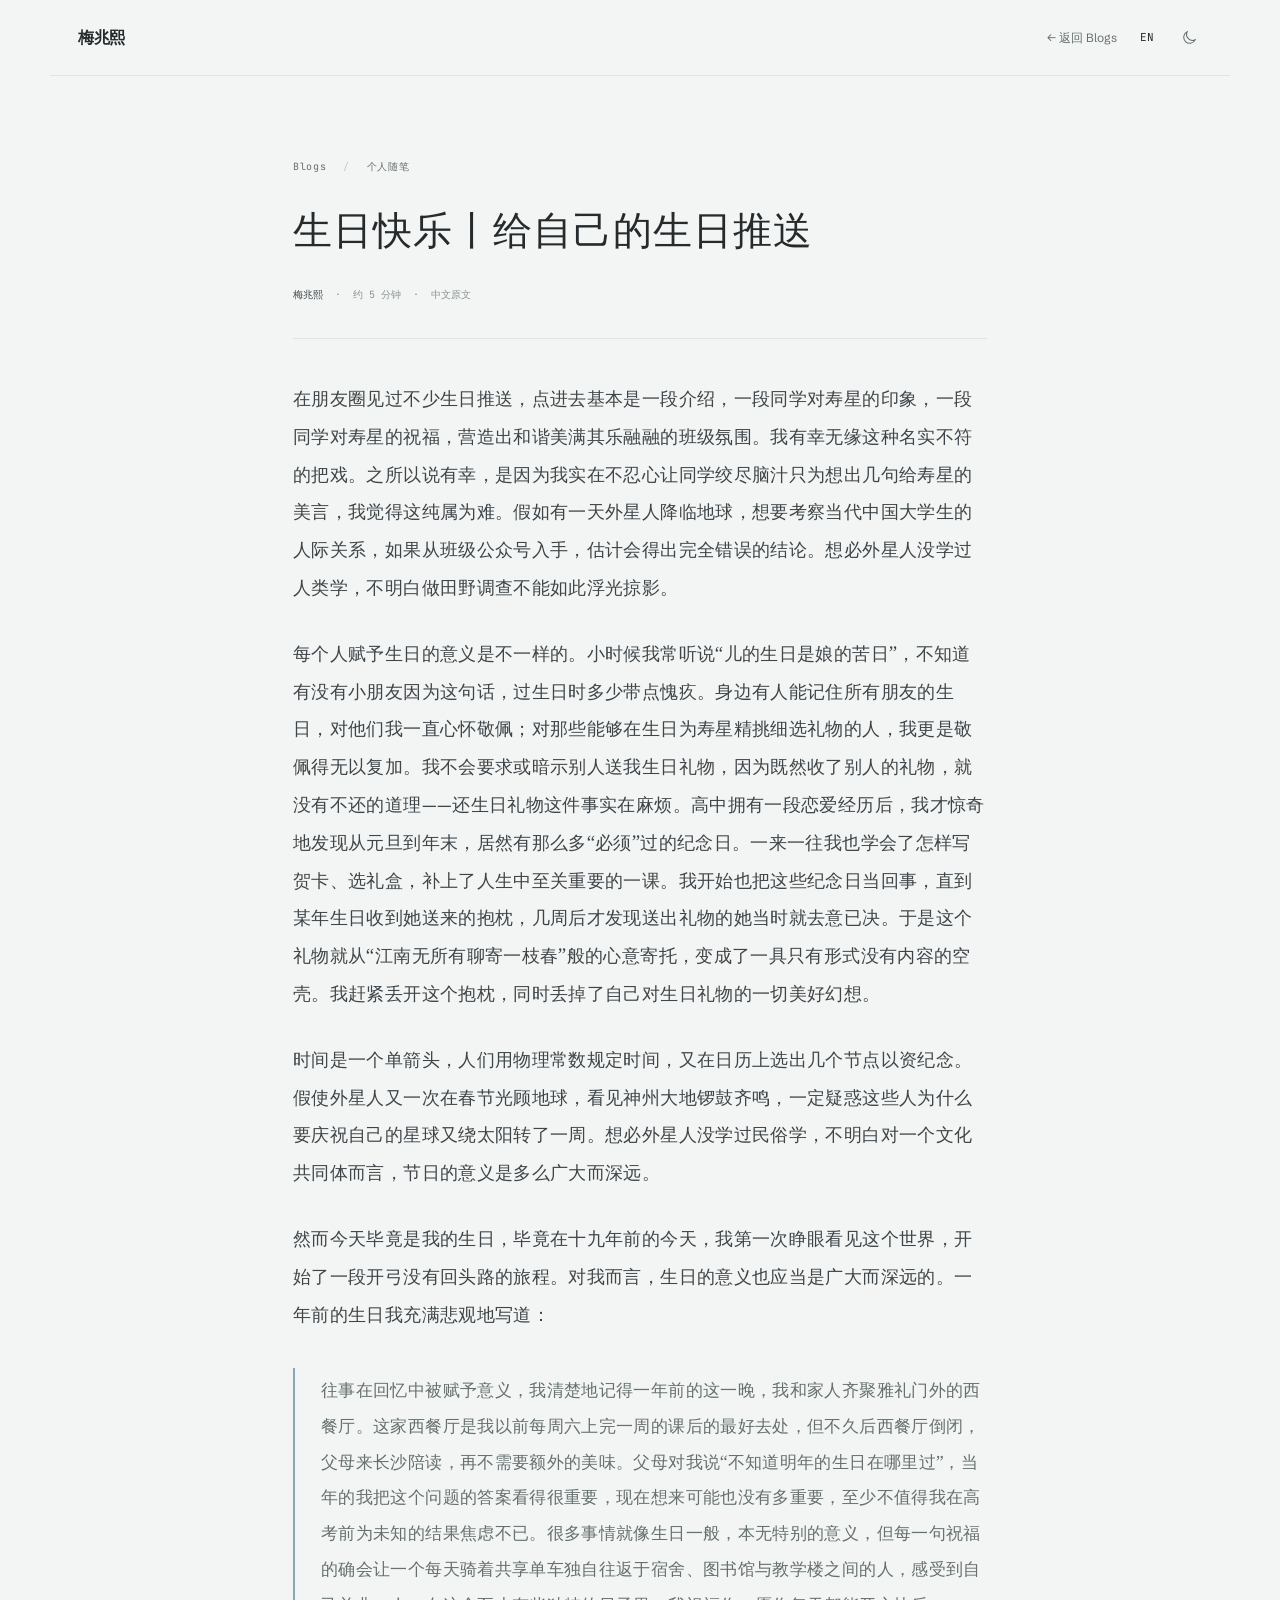
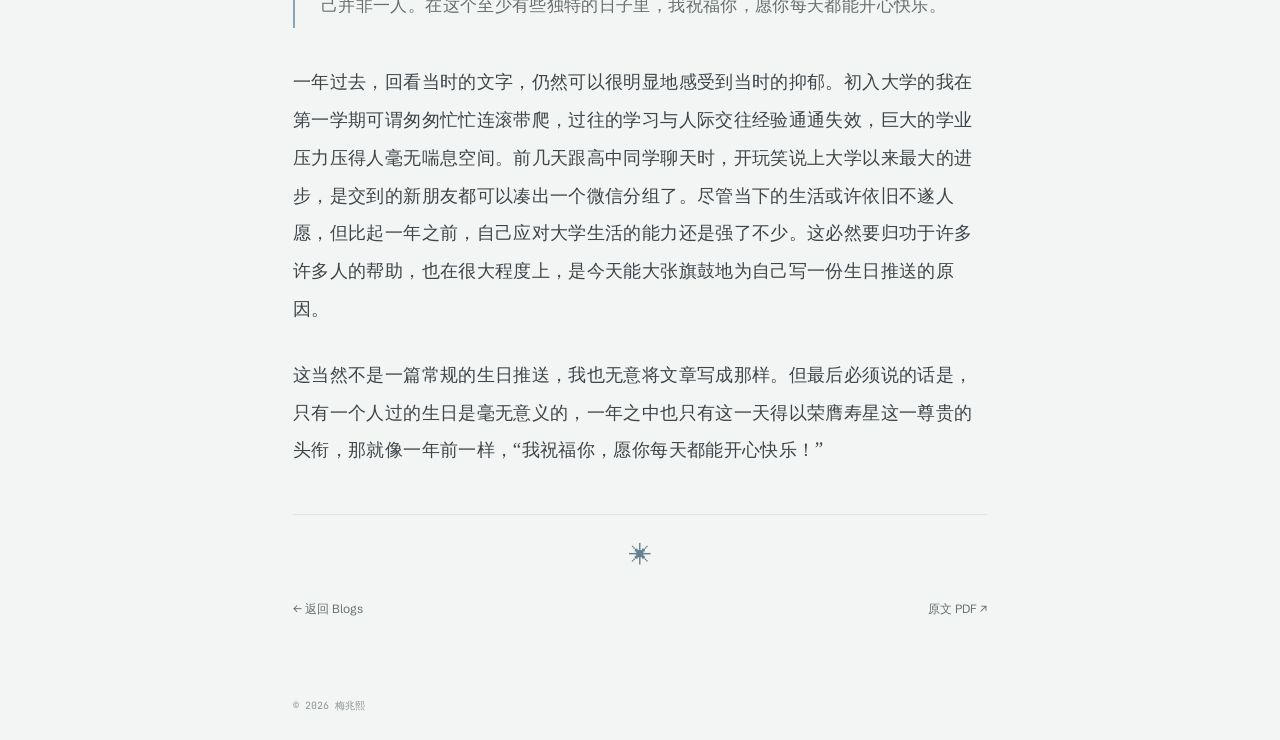
<file: blogs/a-birthday-post-to-myself-zh.html>
<!doctype html><html lang="zh-CN"><head><meta charset="utf-8"><meta name="viewport" content="width=device-width,initial-scale=1"><meta name="description" content="关于生日仪式、礼物、大学生活，以及赋予日子意义的人的一篇随笔。"><meta name="theme-color" content="#f3f5f4"><title>生日快乐丨给自己的生日推送 — 梅兆熙</title><link rel="icon" href="../assets/favicon.svg" type="image/svg+xml"><link rel="stylesheet" href="../fonts.css"><link rel="stylesheet" href="../style.css"><link rel="stylesheet" href="article.css"><link rel="alternate" hreflang="en" href="a-birthday-post-to-myself.html"><script>try{if(localStorage.getItem('zhaoxi-theme')==='dark')document.documentElement.classList.add('claude')}catch(e){}</script></head><body><a class="skip" href="#article">跳至正文</a><div class="reading-progress" aria-hidden="true"><span id="reading-progress"></span></div><header class="reader-nav"><a class="reader-brand" href="../?lang=zh#blogs">梅兆熙</a><div><a class="reader-back" href="../?lang=zh#blogs">← 返回 Blogs</a><a class="reader-language" href="a-birthday-post-to-myself.html" aria-label="阅读英文译文">EN</a><button id="reader-theme" aria-label="切换深色模式" aria-pressed="false"><svg viewBox="0 0 24 24" width="17" height="17" fill="none" stroke="currentColor" stroke-width="1.5" aria-hidden="true"><path d="M20 15.3A8.5 8.5 0 0 1 8.7 4 8.5 8.5 0 1 0 20 15.3Z"/></svg></button></div></header><main class="reader"><header class="article-header"><a class="article-kicker" href="../?lang=zh#blogs">Blogs <span>/</span> 个人随笔</a><h1>生日快乐丨给自己的生日推送</h1><div class="article-meta"><span>梅兆熙</span><span>约 5 分钟</span><span>中文原文</span></div></header><article id="article" class="article-body"><p>在朋友圈见过不少生日推送，点进去基本是一段介绍，一段同学对寿星的印象，一段同学对寿星的祝福，营造出和谐美满其乐融融的班级氛围。我有幸无缘这种名实不符的把戏。之所以说有幸，是因为我实在不忍心让同学绞尽脑汁只为想出几句给寿星的美言，我觉得这纯属为难。假如有一天外星人降临地球，想要考察当代中国大学生的人际关系，如果从班级公众号入手，估计会得出完全错误的结论。想必外星人没学过人类学，不明白做田野调查不能如此浮光掠影。</p><p>每个人赋予生日的意义是不一样的。小时候我常听说“儿的生日是娘的苦日”，不知道有没有小朋友因为这句话，过生日时多少带点愧疚。身边有人能记住所有朋友的生日，对他们我一直心怀敬佩；对那些能够在生日为寿星精挑细选礼物的人，我更是敬佩得无以复加。我不会要求或暗示别人送我生日礼物，因为既然收了别人的礼物，就没有不还的道理——还生日礼物这件事实在麻烦。高中拥有一段恋爱经历后，我才惊奇地发现从元旦到年末，居然有那么多“必须”过的纪念日。一来一往我也学会了怎样写贺卡、选礼盒，补上了人生中至关重要的一课。我开始也把这些纪念日当回事，直到某年生日收到她送来的抱枕，几周后才发现送出礼物的她当时就去意已决。于是这个礼物就从“江南无所有聊寄一枝春”般的心意寄托，变成了一具只有形式没有内容的空壳。我赶紧丢开这个抱枕，同时丢掉了自己对生日礼物的一切美好幻想。</p><p>时间是一个单箭头，人们用物理常数规定时间，又在日历上选出几个节点以资纪念。假使外星人又一次在春节光顾地球，看见神州大地锣鼓齐鸣，一定疑惑这些人为什么要庆祝自己的星球又绕太阳转了一周。想必外星人没学过民俗学，不明白对一个文化共同体而言，节日的意义是多么广大而深远。</p><p>然而今天毕竟是我的生日，毕竟在十九年前的今天，我第一次睁眼看见这个世界，开始了一段开弓没有回头路的旅程。对我而言，生日的意义也应当是广大而深远的。一年前的生日我充满悲观地写道：</p><blockquote><p>往事在回忆中被赋予意义，我清楚地记得一年前的这一晚，我和家人齐聚雅礼门外的西餐厅。这家西餐厅是我以前每周六上完一周的课后的最好去处，但不久后西餐厅倒闭，父母来长沙陪读，再不需要额外的美味。父母对我说“不知道明年的生日在哪里过”，当年的我把这个问题的答案看得很重要，现在想来可能也没有多重要，至少不值得我在高考前为未知的结果焦虑不已。很多事情就像生日一般，本无特别的意义，但每一句祝福的确会让一个每天骑着共享单车独自往返于宿舍、图书馆与教学楼之间的人，感受到自己并非一人。在这个至少有些独特的日子里，我祝福你，愿你每天都能开心快乐。</p></blockquote><p>一年过去，回看当时的文字，仍然可以很明显地感受到当时的抑郁。初入大学的我在第一学期可谓匆匆忙忙连滚带爬，过往的学习与人际交往经验通通失效，巨大的学业压力压得人毫无喘息空间。前几天跟高中同学聊天时，开玩笑说上大学以来最大的进步，是交到的新朋友都可以凑出一个微信分组了。尽管当下的生活或许依旧不遂人愿，但比起一年之前，自己应对大学生活的能力还是强了不少。这必然要归功于许多许多人的帮助，也在很大程度上，是今天能大张旗鼓地为自己写一份生日推送的原因。</p><p>这当然不是一篇常规的生日推送，我也无意将文章写成那样。但最后必须说的话是，只有一个人过的生日是毫无意义的，一年之中也只有这一天得以荣膺寿星这一尊贵的头衔，那就像一年前一样，“我祝福你，愿你每天都能开心快乐！”</p></article><footer class="article-footer"><span class="article-end" aria-hidden="true">✳</span><div><a href="../?lang=zh#blogs">← 返回 Blogs</a><a href="../assets/birthday-essay-original.pdf" target="_blank" rel="noopener">原文 PDF ↗</a></div></footer></main><footer class="reader-base">© <span id="reader-year">2026</span> 梅兆熙</footer><script src="article.js" defer></script></body></html>
</file>
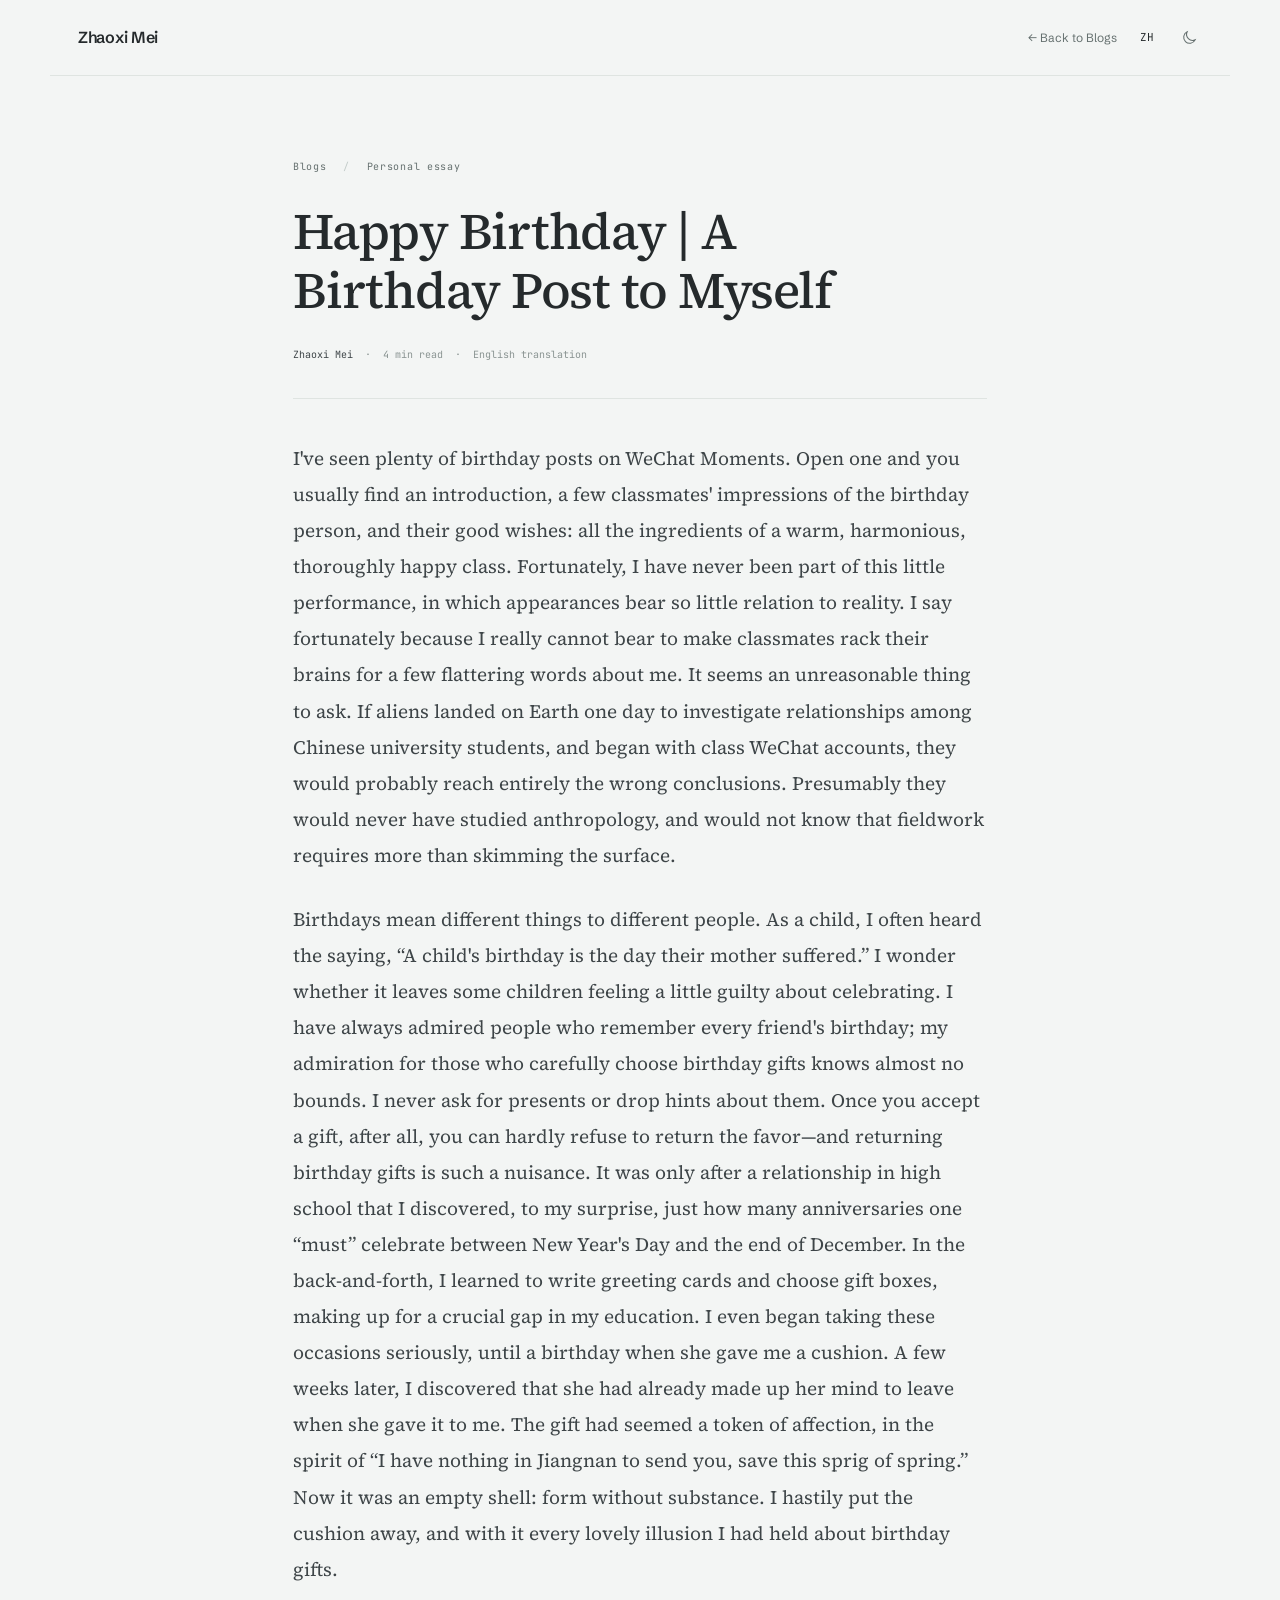
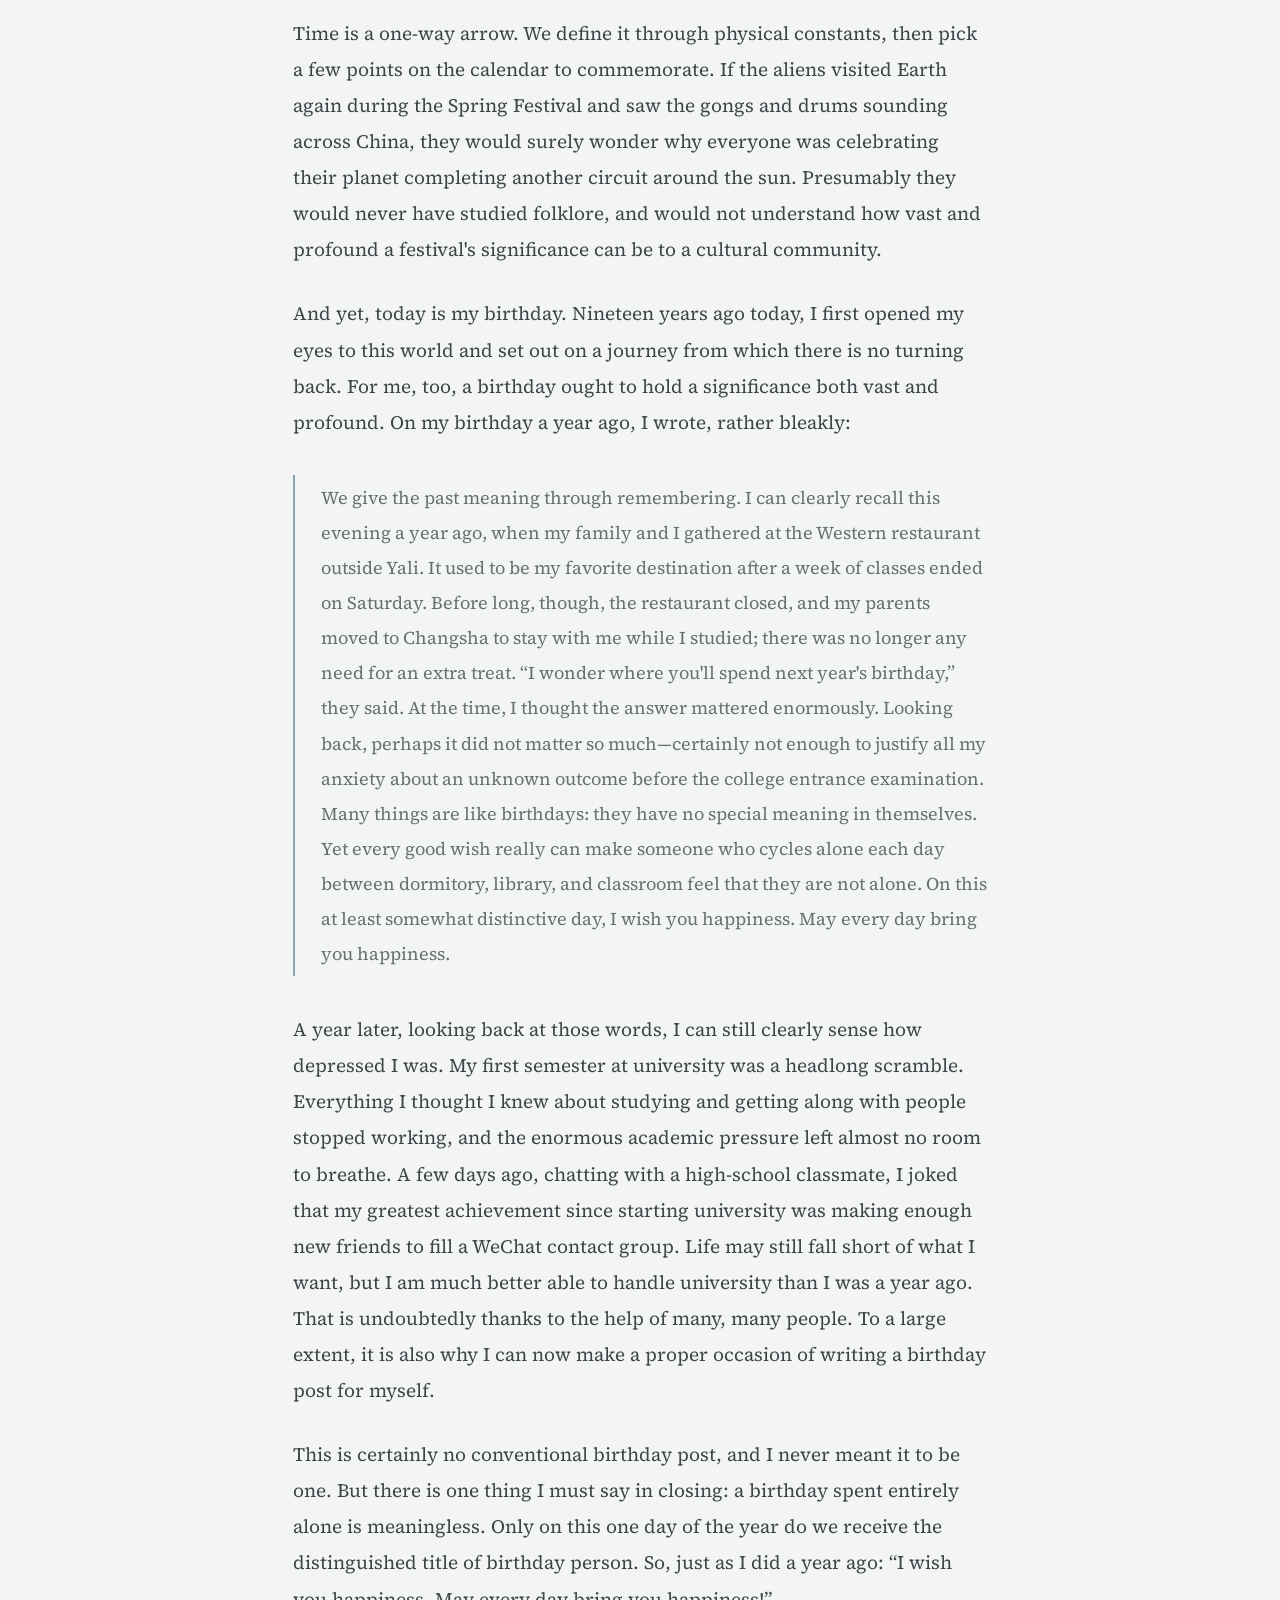
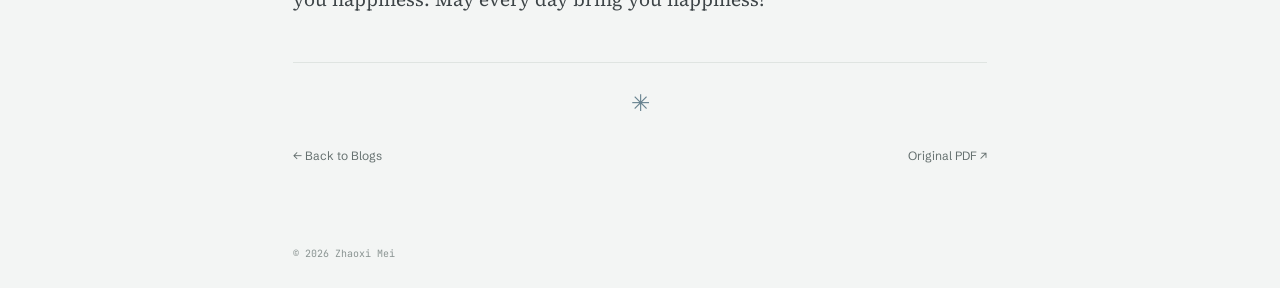
<file: blogs/a-birthday-post-to-myself.html>
<!doctype html><html lang="en"><head><meta charset="utf-8"><meta name="viewport" content="width=device-width,initial-scale=1"><meta name="description" content="A personal essay on birthday rituals, gifts, university life, and the people who make a date meaningful."><meta name="theme-color" content="#f3f5f4"><title>Happy Birthday | A Birthday Post to Myself — Zhaoxi Mei</title><link rel="icon" href="../assets/favicon.svg" type="image/svg+xml"><link rel="stylesheet" href="../fonts.css"><link rel="stylesheet" href="../style.css"><link rel="stylesheet" href="article.css"><link rel="alternate" hreflang="zh-CN" href="a-birthday-post-to-myself-zh.html"><script>try{if(localStorage.getItem('zhaoxi-theme')==='dark')document.documentElement.classList.add('claude')}catch(e){}</script></head><body><a class="skip" href="#article">Skip to article</a><div class="reading-progress" aria-hidden="true"><span id="reading-progress"></span></div><header class="reader-nav"><a class="reader-brand" href="../#blogs">Zhaoxi Mei</a><div><a class="reader-back" href="../#blogs">← Back to Blogs</a><a class="reader-language" href="a-birthday-post-to-myself-zh.html" aria-label="Read the Chinese original">ZH</a><button id="reader-theme" aria-label="Toggle dark mode" aria-pressed="false"><svg viewBox="0 0 24 24" width="17" height="17" fill="none" stroke="currentColor" stroke-width="1.5" aria-hidden="true"><path d="M20 15.3A8.5 8.5 0 0 1 8.7 4 8.5 8.5 0 1 0 20 15.3Z"/></svg></button></div></header><main class="reader"><header class="article-header"><a class="article-kicker" href="../#blogs">Blogs <span>/</span> Personal essay</a><h1>Happy Birthday | A Birthday Post to Myself</h1><div class="article-meta"><span>Zhaoxi Mei</span><span>4 min read</span><span>English translation</span></div></header><article id="article" class="article-body"><p>I&#x27;ve seen plenty of birthday posts on WeChat Moments. Open one and you usually find an introduction, a few classmates&#x27; impressions of the birthday person, and their good wishes: all the ingredients of a warm, harmonious, thoroughly happy class. Fortunately, I have never been part of this little performance, in which appearances bear so little relation to reality. I say fortunately because I really cannot bear to make classmates rack their brains for a few flattering words about me. It seems an unreasonable thing to ask. If aliens landed on Earth one day to investigate relationships among Chinese university students, and began with class WeChat accounts, they would probably reach entirely the wrong conclusions. Presumably they would never have studied anthropology, and would not know that fieldwork requires more than skimming the surface.</p><p>Birthdays mean different things to different people. As a child, I often heard the saying, “A child&#x27;s birthday is the day their mother suffered.” I wonder whether it leaves some children feeling a little guilty about celebrating. I have always admired people who remember every friend&#x27;s birthday; my admiration for those who carefully choose birthday gifts knows almost no bounds. I never ask for presents or drop hints about them. Once you accept a gift, after all, you can hardly refuse to return the favor—and returning birthday gifts is such a nuisance. It was only after a relationship in high school that I discovered, to my surprise, just how many anniversaries one “must” celebrate between New Year&#x27;s Day and the end of December. In the back-and-forth, I learned to write greeting cards and choose gift boxes, making up for a crucial gap in my education. I even began taking these occasions seriously, until a birthday when she gave me a cushion. A few weeks later, I discovered that she had already made up her mind to leave when she gave it to me. The gift had seemed a token of affection, in the spirit of “I have nothing in Jiangnan to send you, save this sprig of spring.” Now it was an empty shell: form without substance. I hastily put the cushion away, and with it every lovely illusion I had held about birthday gifts.</p><p>Time is a one-way arrow. We define it through physical constants, then pick a few points on the calendar to commemorate. If the aliens visited Earth again during the Spring Festival and saw the gongs and drums sounding across China, they would surely wonder why everyone was celebrating their planet completing another circuit around the sun. Presumably they would never have studied folklore, and would not understand how vast and profound a festival&#x27;s significance can be to a cultural community.</p><p>And yet, today is my birthday. Nineteen years ago today, I first opened my eyes to this world and set out on a journey from which there is no turning back. For me, too, a birthday ought to hold a significance both vast and profound. On my birthday a year ago, I wrote, rather bleakly:</p><blockquote><p>We give the past meaning through remembering. I can clearly recall this evening a year ago, when my family and I gathered at the Western restaurant outside Yali. It used to be my favorite destination after a week of classes ended on Saturday. Before long, though, the restaurant closed, and my parents moved to Changsha to stay with me while I studied; there was no longer any need for an extra treat. “I wonder where you&#x27;ll spend next year&#x27;s birthday,” they said. At the time, I thought the answer mattered enormously. Looking back, perhaps it did not matter so much—certainly not enough to justify all my anxiety about an unknown outcome before the college entrance examination. Many things are like birthdays: they have no special meaning in themselves. Yet every good wish really can make someone who cycles alone each day between dormitory, library, and classroom feel that they are not alone. On this at least somewhat distinctive day, I wish you happiness. May every day bring you happiness.</p></blockquote><p>A year later, looking back at those words, I can still clearly sense how depressed I was. My first semester at university was a headlong scramble. Everything I thought I knew about studying and getting along with people stopped working, and the enormous academic pressure left almost no room to breathe. A few days ago, chatting with a high-school classmate, I joked that my greatest achievement since starting university was making enough new friends to fill a WeChat contact group. Life may still fall short of what I want, but I am much better able to handle university than I was a year ago. That is undoubtedly thanks to the help of many, many people. To a large extent, it is also why I can now make a proper occasion of writing a birthday post for myself.</p><p>This is certainly no conventional birthday post, and I never meant it to be one. But there is one thing I must say in closing: a birthday spent entirely alone is meaningless. Only on this one day of the year do we receive the distinguished title of birthday person. So, just as I did a year ago: “I wish you happiness. May every day bring you happiness!”</p></article><footer class="article-footer"><span class="article-end" aria-hidden="true">✳</span><div><a href="../#blogs">← Back to Blogs</a><a href="../assets/birthday-essay-original.pdf" target="_blank" rel="noopener">Original PDF ↗</a></div></footer></main><footer class="reader-base">© <span id="reader-year">2026</span> Zhaoxi Mei</footer><script src="article.js" defer></script></body></html>
</file>
<file: fonts.css>
@font-face {
  font-family: 'JetBrains Mono';
  font-style: normal;
  font-weight: 400;
  font-display: swap;
  src: url(assets/fonts/font-0.ttf) format('truetype');
}
@font-face {
  font-family: 'JetBrains Mono';
  font-style: normal;
  font-weight: 500;
  font-display: swap;
  src: url(assets/fonts/font-1.ttf) format('truetype');
}
@font-face {
  font-family: 'Schibsted Grotesk';
  font-style: normal;
  font-weight: 400;
  font-display: swap;
  src: url(assets/fonts/font-2.ttf) format('truetype');
}
@font-face {
  font-family: 'Schibsted Grotesk';
  font-style: normal;
  font-weight: 500;
  font-display: swap;
  src: url(assets/fonts/font-3.ttf) format('truetype');
}
@font-face {
  font-family: 'Schibsted Grotesk';
  font-style: normal;
  font-weight: 600;
  font-display: swap;
  src: url(assets/fonts/font-4.ttf) format('truetype');
}
@font-face {
  font-family: 'Schibsted Grotesk';
  font-style: normal;
  font-weight: 700;
  font-display: swap;
  src: url(assets/fonts/font-5.ttf) format('truetype');
}
@font-face {
  font-family: 'Source Serif 4';
  font-style: italic;
  font-weight: 400;
  font-display: swap;
  src: url(assets/fonts/font-6.ttf) format('truetype');
}
@font-face {
  font-family: 'Source Serif 4';
  font-style: italic;
  font-weight: 500;
  font-display: swap;
  src: url(assets/fonts/font-7.ttf) format('truetype');
}
@font-face {
  font-family: 'Source Serif 4';
  font-style: italic;
  font-weight: 600;
  font-display: swap;
  src: url(assets/fonts/font-8.ttf) format('truetype');
}
@font-face {
  font-family: 'Source Serif 4';
  font-style: normal;
  font-weight: 400;
  font-display: swap;
  src: url(assets/fonts/font-9.ttf) format('truetype');
}
@font-face {
  font-family: 'Source Serif 4';
  font-style: normal;
  font-weight: 500;
  font-display: swap;
  src: url(assets/fonts/font-10.ttf) format('truetype');
}
@font-face {
  font-family: 'Source Serif 4';
  font-style: normal;
  font-weight: 600;
  font-display: swap;
  src: url(assets/fonts/font-11.ttf) format('truetype');
}
@font-face {
  font-family: 'Source Serif 4';
  font-style: normal;
  font-weight: 700;
  font-display: swap;
  src: url(assets/fonts/font-12.ttf) format('truetype');
}
</file>
<file: style.css>
/* =====================================================================
   wannabeyourfriend.github.io — editorial redesign, "morning mist" palette
   Cool fog white, soft charcoal, dusty slate blue. Low saturation
   throughout. Serif display, grotesque UI, mono accents.
   ===================================================================== */

/* ---------- Tokens ---------- */
:root {
  --bg:          #f3f5f4;   /* page background: cool fog */
  --paper:       #fdfefd;
  --ink:         #252a2c;
  --ink-soft:    #3e4548;
  --gray:        #65706f;
  --gray-mute:   #8a9492;
  --line:        #dfe4e1;
  --line-strong: #c2cbc8;

  --accent:        #67828f;  /* dusty slate blue */
  --accent-2:      #8aa6b5;  /* pale mist blue */
  --accent-strong: #5c7888;  /* hovers & selection, same in both modes */
  --tag-bg:        #e2e8e4;  /* pale sage mist */

  /* globe */
  --globe-line:   rgba(37, 42, 44, 0.15);
  --globe-limb:   rgba(37, 42, 44, 0.36);
  --globe-arc:    rgba(103, 130, 143, 0.55);
  --globe-pin:    #7e9aad;
  --globe-label:  #65706f;
  --globe-land:   rgba(70, 96, 110, 0.62);

  --serif: 'Source Serif 4', Charter, Georgia, serif;
  --sans:  'Schibsted Grotesk', -apple-system, 'Helvetica Neue', sans-serif;
  --mono:  'JetBrains Mono', 'SF Mono', Menlo, monospace;

  --r-card: 14px;
  --r-btn:  10px;
  --ease-out: cubic-bezier(0.22, 1, 0.36, 1);
  --shadow-lift: 0 1px 2px rgba(37, 42, 44, 0.05), 0 14px 32px rgba(37, 42, 44, 0.08);
}

/* dark mode — the typed-"claude" easter egg */
html.claude {
  --bg:          #20262a;
  --paper:       #2a3136;
  --ink:         #e6ebea;
  --ink-soft:    #cbd3d1;
  --gray:        #a7b1af;
  --gray-mute:   #828c8a;
  --line:        #394247;
  --line-strong: #4d575c;

  --accent:   #9db8c9;
  --accent-2: #7e9aad;
  --tag-bg:   #3a454b;

  --globe-line:   rgba(230, 235, 234, 0.14);
  --globe-limb:   rgba(230, 235, 234, 0.36);
  --globe-arc:    rgba(157, 184, 201, 0.6);
  --globe-pin:    #9db8c9;
  --globe-label:  #a7b1af;
  --globe-land:   rgba(157, 184, 201, 0.55);

  --shadow-lift: 0 1px 2px rgba(0, 0, 0, 0.5), 0 14px 32px rgba(0, 0, 0, 0.45);
}

/* ---------- Base ---------- */
*, *::before, *::after { box-sizing: border-box; }

html {
  scroll-behavior: smooth;
}

body {
  margin: 0;
  background: var(--bg);
  color: var(--ink);
  font-family: var(--sans);
  font-size: 1rem;
  line-height: 1.6;
  -webkit-font-smoothing: antialiased;
  -moz-osx-font-smoothing: grayscale;
  transition: background-color 0.45s ease, color 0.45s ease;
}

::selection { background: var(--accent-strong); color: #f4f7f6; }

a { color: inherit; }

img { max-width: 100%; display: block; }

.mono { font-family: var(--mono); }

.skip {
  position: absolute;
  left: -9999px;
  top: 0;
  background: var(--ink);
  color: var(--bg);
  padding: 8px 14px;
  z-index: 200;
}
.skip:focus { left: 12px; top: 12px; }

.container {
  max-width: 1180px;
  margin: 0 auto;
  padding: 0 28px;
}

/* Animated underline links (grows from the left) */
.u-link {
  text-decoration: none;
  background-image: linear-gradient(currentColor, currentColor);
  background-size: 100% 1px;
  background-position: 0 100%;
  background-repeat: no-repeat;
  transition: color 0.25s ease;
}
.u-link:hover { color: var(--accent); }

.sec-body a:not(.btn),
.lede a {
  color: inherit;
  text-decoration: none;
  border-bottom: 1px solid var(--line-strong);
  transition: color 0.2s ease, border-color 0.2s ease;
}
.sec-body a:not(.btn):hover,
.lede a:hover { color: var(--accent); border-color: var(--accent); }

/* ---------- Buttons ---------- */
.btn {
  display: inline-flex;
  align-items: center;
  gap: 8px;
  font-family: var(--sans);
  font-size: 0.92rem;
  font-weight: 500;
  line-height: 1;
  padding: 13px 20px;
  border-radius: var(--r-btn);
  border: 1px solid var(--ink);
  background: var(--ink);
  color: var(--bg);
  text-decoration: none;
  cursor: pointer;
  transition: background-color 0.3s var(--ease-out), border-color 0.3s var(--ease-out),
              color 0.3s var(--ease-out), transform 0.3s var(--ease-out);
}
.btn:hover { background: var(--accent-strong); border-color: var(--accent-strong); color: #f4f7f6; transform: translateY(-1px); }
.btn .arr { display: inline-block; transition: transform 0.3s var(--ease-out); }
.btn:hover .arr { transform: translateX(4px); }

.btn-ghost {
  background: transparent;
  color: var(--ink);
  border-color: var(--line-strong);
}
.btn-ghost:hover { background: var(--ink); border-color: var(--ink); color: var(--bg); }

.btn-sm { padding: 9px 14px; font-size: 0.85rem; }

/* ---------- Nav ---------- */
.nav {
  position: fixed;
  inset: 0 0 auto 0;
  z-index: 100;
  background: color-mix(in srgb, var(--bg) 82%, transparent);
  -webkit-backdrop-filter: blur(12px);
  backdrop-filter: blur(12px);
  border-bottom: 1px solid transparent;
  transition: border-color 0.3s ease, background-color 0.45s ease;
}
.nav.scrolled { border-bottom-color: var(--line); }

.nav-inner {
  max-width: 1180px;
  margin: 0 auto;
  padding: 0 28px;
  height: 64px;
  display: flex;
  align-items: center;
  gap: 28px;
}

.brand {
  display: inline-flex;
  align-items: center;
  gap: 10px;
  font-family: var(--sans);
  font-weight: 600;
  font-size: 1.02rem;
  letter-spacing: -0.01em;
  text-decoration: none;
  color: var(--ink);
  margin-right: auto;
  user-select: none;
}

.nav-links {
  display: flex;
  gap: 24px;
  font-size: 0.9rem;
  font-weight: 500;
}
.nav-links a {
  text-decoration: none;
  color: var(--gray);
  transition: color 0.2s ease;
}
.nav-links a:hover { color: var(--ink); }

/* ---------- Hero ---------- */
.hero {
  position: relative;
  padding: 156px 0 64px;
  overflow: hidden;
}

.hero-grid {
  display: grid;
  grid-template-columns: minmax(0, 7fr) minmax(0, 5fr);
  gap: 40px;
  align-items: center;
}

.overline {
  font-family: var(--mono);
  font-size: 0.78rem;
  letter-spacing: 0.06em;
  color: var(--accent);
  margin: 0 0 22px;
}

.hero-h {
  font-family: var(--serif);
  font-optical-sizing: auto;
  font-weight: 550;
  font-size: clamp(1.8rem, 3.6vw, 2.8rem);
  line-height: 1.06;
  letter-spacing: -0.022em;
  margin: 0 0 26px;
}
.hero-h em {
  font-style: italic;
  color: var(--accent);
}
/* word-by-word rise on load */
.hero-h .w {
  display: inline-block;
  opacity: 0;
  transform: translateY(0.55em);
  animation: word-rise 0.9s var(--ease-out) forwards;
}
@keyframes word-rise {
  to { opacity: 1; transform: translateY(0); }
}

.hero-sub {
  font-family: var(--serif);
  font-size: 1.13rem;
  line-height: 1.65;
  color: var(--ink-soft);
  max-width: 56ch;
  margin: 0 0 30px;
}

.hero-copy > .hero-sub,
.hero-copy > .hero-availability,
.hero-copy > .social-links,
.hero-copy > .hero-actions,
.hero-copy > .overline {
  opacity: 0;
  animation: fade-rise 0.9s var(--ease-out) forwards;
}
.hero-copy > .overline      { animation-delay: 0.05s; }
.hero-copy > .hero-sub      { animation-delay: 0.55s; }
.hero-copy > .hero-availability { animation-delay: 0.6s; }
.hero-copy > .hero-actions  { animation-delay: 0.7s; }
.hero-copy > .social-links { animation-delay: 0.75s; }
@keyframes fade-rise {
  from { opacity: 0; transform: translateY(18px); }
  to   { opacity: 1; transform: translateY(0); }
}

.hero-actions { display: flex; flex-wrap: wrap; gap: 12px; align-items: center; }

.hero-availability { font-size: 0.9rem; color: var(--ink-soft); margin: -8px 0 24px; }
.inline-logo { display: inline-block; width: 1.15em; height: 1.15em; object-fit: contain; vertical-align: -0.18em; margin-right: 0.3em; }
.institution { white-space: nowrap; }
.social-links { display: flex; flex-wrap: wrap; align-items: center; gap: 12px 22px; }
.hero-copy > .social-links { margin-top: 22px; }
.social-links a { display: inline-flex; align-items: center; gap: 7px; min-height: 32px; font-size: 0.86rem; text-decoration: none; }
.social-links a:hover { color: var(--accent); }
.social-links svg, .social-icon { width: 18px; height: 18px; flex-shrink: 0; }
.social-icon { font-size: 18px; line-height: 1; }
.social-links a:focus-visible { outline: 2px solid var(--accent); outline-offset: 5px; border-radius: 2px; }

/* globe */
.hero-visual {
  position: relative;
  justify-self: center;
  width: min(46vw, 520px);
  aspect-ratio: 1;
  opacity: 0;
  animation: globe-in 1.4s var(--ease-out) 0.35s forwards;
}
@keyframes globe-in {
  from { opacity: 0; transform: scale(0.94) rotate(-4deg); }
  to   { opacity: 1; transform: scale(1) rotate(0deg); }
}
.hero-visual > svg {
  width: 100%;
  height: 100%;
  display: block;
  cursor: grab;
}
.hero-visual > svg:active { cursor: grabbing; }

/* ---------- Sections ---------- */
.sec {
  padding: 92px 0 0;
  scroll-margin-top: 72px;
}
.sec + .sec { margin-top: 92px; }
.sec { border-top: 1px solid var(--line); }

.sec-grid {
  display: grid;
  grid-template-columns: minmax(0, 3fr) minmax(0, 8fr);
  gap: 48px;
  align-items: start;
}

.sec-aside { position: sticky; top: 96px; }

.sec-num {
  font-size: 0.74rem;
  color: var(--accent);
  letter-spacing: 0.08em;
  display: block;
  margin-bottom: 10px;
}

.sec-label {
  font-family: var(--serif);
  font-weight: 550;
  font-size: clamp(1.7rem, 2.6vw, 2.2rem);
  letter-spacing: -0.02em;
  line-height: 1.1;
  margin: 0;
}

.sec-sub {
  margin-top: 12px;
  font-size: 0.9rem;
  color: var(--gray-mute);
  max-width: 24ch;
}

.lede {
  font-family: var(--serif);
  font-size: 1.16rem;
  line-height: 1.7;
  color: var(--ink-soft);
  margin: 0 0 18px;
}
.sec-body p { font-family: var(--serif); font-size: 1.05rem; line-height: 1.7; color: var(--ink-soft); margin: 0 0 18px; }
.sec-body strong { color: var(--ink); font-weight: 600; }

.about-kicker {
  margin: 38px 0 10px;
  font-size: 0.78rem;
  font-weight: 500;
  letter-spacing: 0.08em;
  text-transform: uppercase;
  color: var(--accent);
  scroll-margin-top: 88px;
}

.updates { padding-left: 20px; margin: 0; font-family: var(--serif); color: var(--ink-soft); }
.updates li + li { margin-top: 6px; }

/* portrait card in About aside */
.portrait {
  margin: 26px 0 0;
  max-width: 230px;
}
.portrait img {
  border-radius: var(--r-card);
  border: 1px solid var(--line);
  filter: saturate(0.96);
  transition: transform 0.45s var(--ease-out), box-shadow 0.45s var(--ease-out);
}
.portrait:hover img { transform: rotate(-1.4deg) translateY(-3px); box-shadow: var(--shadow-lift); }
.portrait figcaption {
  margin-top: 10px;
  font-family: var(--mono);
  font-size: 0.72rem;
  color: var(--gray-mute);
}

/* "beyond research" fact cards */
.facts {
  display: grid;
  grid-template-columns: repeat(2, minmax(0, 1fr));
  gap: 12px;
  margin-top: 30px;
}
.fact {
  border: 1px solid var(--line);
  border-radius: var(--r-card);
  background: var(--paper);
  padding: 16px 18px;
  transition: transform 0.35s var(--ease-out), border-color 0.35s ease, box-shadow 0.35s var(--ease-out);
}
.fact:hover { transform: translateY(-3px); border-color: var(--line-strong); box-shadow: var(--shadow-lift); }
.fact .fact-k {
  display: flex;
  align-items: center;
  gap: 8px;
  font-weight: 600;
  font-size: 0.88rem;
  margin-bottom: 6px;
}
.fact p { font-family: var(--sans); font-size: 0.86rem; line-height: 1.55; color: var(--gray); margin: 0; }

/* ---------- Research cards ---------- */
.cards-3 {
  display: grid;
  grid-template-columns: repeat(3, minmax(0, 1fr));
  gap: 16px;
  margin-top: 36px;
}
.card {
  position: relative;
  border: 1px solid var(--line);
  border-radius: var(--r-card);
  background: var(--paper);
  padding: 26px 24px 24px;
  transition: transform 0.4s var(--ease-out), border-color 0.35s ease, box-shadow 0.4s var(--ease-out);
}
.card:hover { transform: translateY(-4px); border-color: var(--line-strong); box-shadow: var(--shadow-lift); }
.card h3 {
  font-family: var(--sans);
  font-size: 1.04rem;
  font-weight: 600;
  letter-spacing: -0.01em;
  margin: 18px 0 10px;
}
.card p { font-size: 0.9rem; line-height: 1.6; color: var(--gray); margin: 0; }

.card .icon {
  width: 40px;
  height: 40px;
  color: var(--accent);
}
.card .icon path,
.card .icon circle {
  stroke-dasharray: 120;
  stroke-dashoffset: 120;
  transition: stroke-dashoffset 1.3s var(--ease-out);
}
.in .card .icon path,
.in .card .icon circle,
.card:hover .icon path,
.card:hover .icon circle { stroke-dashoffset: 0; }

/* ---------- Education ---------- */
.edu-list { margin-top: 8px; }
.edu-row {
  display: grid;
  grid-template-columns: 150px minmax(0, 1fr);
  gap: 24px;
  padding: 22px 0;
  border-bottom: 1px solid var(--line);
}
.edu-row:last-child { border-bottom: 0; }
.edu-when { font-family: var(--mono); font-size: 0.8rem; color: var(--gray-mute); padding-top: 4px; }
.edu-what .edu-title { font-weight: 600; font-size: 1.02rem; }
.edu-what .edu-org { font-family: var(--serif); color: var(--gray); font-size: 0.98rem; margin-top: 2px; }
.edu-what .edu-note { font-size: 0.85rem; color: var(--gray-mute); margin-top: 4px; }

/* ---------- Experience timeline ---------- */
.xp-list { margin-top: 8px; }
.xp {
  position: relative;
  display: grid;
  grid-template-columns: 44px minmax(0, 1fr);
  gap: 18px;
  padding: 24px 0;
  border-bottom: 1px solid var(--line);
}
.xp:last-child { border-bottom: 0; }
.xp-badge {
  width: 44px;
  height: 44px;
  border-radius: 11px;
  display: flex;
  align-items: center;
  justify-content: center;
  background: #fdfefd;
  border: 1px solid var(--line);
  transition: transform 0.35s var(--ease-out);
}
.xp-badge img { width: 32px; height: 32px; object-fit: contain; }
.xp:hover .xp-badge { transform: rotate(-6deg) scale(1.06); }
.xp-role { font-weight: 600; font-size: 1.02rem; letter-spacing: -0.01em; }
.xp-role .xp-type { font-weight: 500; color: var(--gray-mute); }
.xp-org { font-family: var(--serif); font-size: 0.98rem; color: var(--ink-soft); margin-top: 2px; }
.xp-org a { text-decoration: none; border-bottom: 1px solid var(--line-strong); transition: color 0.2s, border-color 0.2s; }
.xp-org a:hover { color: var(--accent); border-color: var(--accent); }
.xp-org-sub { color: var(--gray-mute); }
.xp-meta {
  font-family: var(--mono);
  font-size: 0.74rem;
  color: var(--gray-mute);
  margin-top: 7px;
  display: flex;
  flex-wrap: wrap;
  gap: 4px 10px;
}
.xp-tags { display: flex; flex-wrap: wrap; gap: 6px; margin-top: 10px; }
.tag {
  font-size: 0.74rem;
  font-weight: 500;
  color: var(--ink-soft);
  background: var(--tag-bg);
  border-radius: 999px;
  padding: 3px 10px;
}

/* ---------- Projects ---------- */
.anchor-alias {
  position: relative;
  top: -72px;
  display: block;
  height: 0;
  visibility: hidden;
}
.pub-group { margin-top: 34px; }
.pub-group:first-of-type { margin-top: 6px; }
.pub-kicker {
  font-family: var(--sans);
  font-size: 0.78rem;
  font-weight: 600;
  text-transform: uppercase;
  letter-spacing: 0.09em;
  color: var(--gray-mute);
  margin: 0 0 6px;
}

.pub {
  display: grid;
  grid-template-columns: 168px minmax(0, 1fr);
  gap: 22px;
  padding: 24px 0;
  border-bottom: 1px solid var(--line);
  align-items: start;
}
.pub:last-child { border-bottom: 0; }

.pub-thumb {
  position: relative;
  border-radius: 10px;
  overflow: hidden;
  border: 1px solid var(--line);
  background: var(--paper);
}
.pub-thumb img {
  width: 100%;
  aspect-ratio: 4 / 3;
  object-fit: cover;
  transition: transform 0.5s var(--ease-out);
}
.pub:hover .pub-thumb img { transform: scale(1.04); }
.pub-thumb-diagram img { aspect-ratio: auto; object-fit: contain; }
.pub:hover .pub-thumb-diagram img { transform: none; }
.pub-badge {
  position: absolute;
  left: 8px;
  top: 8px;
  font-family: var(--mono);
  font-size: 0.66rem;
  letter-spacing: 0.04em;
  background: var(--ink);
  color: var(--bg);
  border-radius: 6px;
  padding: 3px 8px;
}
.pub-thumb-diagram .pub-badge { position: static; display: inline-block; margin: 8px; }

.pub-title {
  font-family: var(--serif);
  font-weight: 600;
  font-size: 1.08rem;
  line-height: 1.4;
  letter-spacing: -0.01em;
  margin: 0;
}
.pub-title a { text-decoration: none; transition: color 0.2s ease; }
.pub-title a:hover { color: var(--accent); }
.pub-authors { font-size: 0.86rem; color: var(--gray); margin-top: 6px; line-height: 1.55; }
.pub-authors strong { color: var(--ink); font-weight: 600; }
.pub-venue { font-family: var(--serif); font-style: italic; font-size: 0.88rem; color: var(--gray-mute); margin-top: 4px; }
.pub-version { font-size: 0.8rem; color: var(--gray); line-height: 1.5; margin-top: 6px; }
.pub-summary { font-family: var(--serif); font-size: 0.92rem; color: var(--ink-soft); line-height: 1.6; margin-top: 10px; }
.pub-links { display: flex; flex-wrap: wrap; gap: 8px; align-items: center; margin-top: 12px; }
.pub-note { font-size: 0.78rem; color: var(--accent); font-weight: 500; }

.btn-link {
  font-family: var(--sans);
  font-size: 0.78rem;
  font-weight: 500;
  text-decoration: none;
  color: var(--ink-soft);
  border: 1px solid var(--line-strong);
  border-radius: 8px;
  padding: 5px 12px;
  transition: all 0.25s ease;
}
.btn-link:hover { background: var(--ink); border-color: var(--ink); color: var(--bg); }

/* ---------- The loop: human / agent / environment, closed by RL ---------- */
.loop-fig {
  margin: 36px 0 10px;
  border: 1px solid var(--line);
  border-radius: var(--r-card);
  background: var(--paper);
  padding: 26px 20px 14px;
}
.loop-fig svg { width: 100%; height: auto; display: block; }
.loop-fig .node { fill: var(--bg); stroke: var(--line-strong); stroke-width: 1.2; }
.loop-fig .glyph { stroke: var(--ink-soft); fill: none; stroke-width: 1.7; stroke-linecap: round; stroke-linejoin: round; }
.loop-fig .flow {
  fill: none;
  stroke: var(--accent-2);
  stroke-width: 1.4;
  stroke-dasharray: 6 7;
  animation: flow-dash 1.5s linear infinite;
}
@keyframes flow-dash { to { stroke-dashoffset: -13; } }
.loop-fig .dot { fill: var(--accent); }
.loop-fig .orbit {
  fill: none;
  stroke: var(--globe-line);
  stroke-width: 1.6;
  stroke-dasharray: 0.1 7;
  stroke-linecap: round;
}
.loop-fig .sat-core { fill: var(--globe-pin); }
.loop-fig .sat-ring { fill: none; stroke: var(--globe-pin); stroke-width: 1; opacity: 0.55; }
.loop-fig .plus { stroke: var(--line-strong); stroke-width: 1.2; stroke-linecap: round; opacity: 0.7; }
.loop-fig .wg-limb { fill: var(--bg); stroke: var(--globe-limb); stroke-width: 1.2; }
.loop-fig .wg-line { fill: none; stroke: var(--globe-line); stroke-width: 1; }
.loop-fig .arrow { fill: var(--accent-2); }
.loop-fig text { font-family: var(--mono); font-size: 11px; fill: var(--gray-mute); letter-spacing: 0.03em; }
.loop-fig .t-name { font-family: var(--sans); font-weight: 600; font-size: 13.5px; fill: var(--ink); letter-spacing: -0.01em; }
.loop-fig .agent-spark {
  stroke: var(--accent);
  animation: spark-spin 16s linear infinite;
  transform-box: fill-box;
  transform-origin: center;
}
@keyframes spark-spin { to { transform: rotate(360deg); } }
.loop-fig .halo {
  fill: none;
  stroke: var(--accent-2);
  opacity: 0.4;
  animation: halo-pulse 3.6s ease-in-out infinite;
  transform-box: fill-box;
  transform-origin: center;
}
@keyframes halo-pulse {
  0%, 100% { transform: scale(1); opacity: 0.4; }
  50%      { transform: scale(1.08); opacity: 0.15; }
}

/* ---------- Notes / blog ---------- */
.note-row {
  display: grid;
  grid-template-columns: 110px minmax(0, 1fr);
  gap: 24px;
  padding: 22px 0;
  border-bottom: 1px solid var(--line);
}
.note-row--with-image {
  grid-template-columns: 92px 160px minmax(0, 1fr);
  gap: 20px;
  align-items: start;
}
.note-row:last-child { border-bottom: 0; }
.note-date { font-family: var(--mono); font-size: 0.76rem; color: var(--gray-mute); padding-top: 5px; }
.note-thumb {
  display: flex;
  align-items: center;
  justify-content: center;
  aspect-ratio: 16 / 10;
  border: 1px solid var(--line);
  border-radius: 10px;
  background: var(--paper);
  overflow: hidden;
  padding: 4px;
}
.note-thumb img {
  width: 100%;
  height: 100%;
  object-fit: contain;
  transition: transform 0.5s var(--ease-out);
}
.note-row:hover .note-thumb img { transform: scale(1.03); }
.note-title { font-family: var(--serif); font-weight: 600; font-size: 1.05rem; margin: 0; }
.note-title a { text-decoration: none; transition: color 0.2s; }
.note-title a:hover { color: var(--accent); }
.note-sum { font-size: 0.88rem; color: var(--gray); margin: 5px 0 0; line-height: 1.6; }
.note-tags { margin-top: 9px; display: flex; flex-wrap: wrap; gap: 6px; }

/* ---------- Footer ---------- */
.footer {
  margin-top: 110px;
  background: #232b2f;
  color: #e6ebea;
  padding: 84px 0 40px;
}
html.claude .footer { background: #171c1f; }
.footer-inner { max-width: 1180px; margin: 0 auto; padding: 0 28px; }
.footer-big {
  font-family: var(--serif);
  font-weight: 550;
  font-size: clamp(1.9rem, 4vw, 3rem);
  letter-spacing: -0.02em;
  line-height: 1.15;
  max-width: 22ch;
  margin: 0 0 30px;
}
.footer-big em { font-style: italic; color: #9db8c9; }
.footer-actions { display: flex; flex-wrap: wrap; gap: 12px; margin-bottom: 64px; }
.footer .btn { background: #e6ebea; border-color: #e6ebea; color: #232b2f; }
.footer .btn:hover { background: var(--accent-strong); border-color: var(--accent-strong); color: #f4f7f6; }
.footer .btn-ghost { background: transparent; color: #e6ebea; border-color: rgba(230, 235, 234, 0.3); }
.footer .btn-ghost:hover { background: #e6ebea; color: #232b2f; border-color: #e6ebea; }

.footer-base {
  display: flex;
  flex-wrap: wrap;
  align-items: center;
  gap: 10px 24px;
  border-top: 1px solid rgba(230, 235, 234, 0.14);
  padding-top: 26px;
  font-size: 0.8rem;
  color: rgba(230, 235, 234, 0.55);
}
.footer-base .spark { width: 14px; height: 14px; color: #9db8c9; vertical-align: -2px; }
.footer-base a { color: inherit; text-decoration: none; border-bottom: 1px solid rgba(230, 235, 234, 0.25); }
.footer-base a:hover { color: #e6ebea; }
.hint { margin-left: auto; font-family: var(--mono); font-size: 0.72rem; }
.hint kbd {
  font-family: var(--mono);
  border: 1px solid rgba(230, 235, 234, 0.3);
  border-radius: 4px;
  padding: 1px 5px;
}

/* ---------- Scroll reveal ---------- */
.reveal {
  opacity: 0;
  transform: translateY(26px);
  transition: opacity 0.85s var(--ease-out), transform 0.85s var(--ease-out);
  transition-delay: var(--d, 0s);
}
.reveal.in { opacity: 1; transform: none; }

/* ---------- Toast ---------- */
.toast {
  position: fixed;
  left: 50%;
  bottom: 28px;
  transform: translate(-50%, 80px);
  background: var(--ink);
  color: var(--bg);
  font-family: var(--mono);
  font-size: 0.8rem;
  padding: 11px 18px;
  border-radius: 999px;
  z-index: 160;
  opacity: 0;
  transition: transform 0.5s var(--ease-out), opacity 0.5s ease;
  pointer-events: none;
  max-width: min(86vw, 480px);
  text-align: center;
}
html.claude .toast { background: var(--accent-strong); color: #f4f7f6; }
.toast.show { transform: translate(-50%, 0); opacity: 1; }

/* ---------- Confetti sparks ---------- */
.spark-bit {
  position: fixed;
  z-index: 150;
  pointer-events: none;
  width: 14px;
  height: 14px;
  color: var(--accent);
}

/* ---------- Terminal easter egg (GitHub dark, intentionally) ---------- */
.term {
  position: fixed;
  left: 50%;
  bottom: 0;
  transform: translate(-50%, 105%);
  width: min(720px, calc(100vw - 24px));
  height: 340px;
  background: #0d1117;
  color: #c9d1d9;
  border: 1px solid #30363d;
  border-bottom: 0;
  border-radius: 12px 12px 0 0;
  font-family: var(--mono);
  font-size: 0.8rem;
  z-index: 170;
  display: flex;
  flex-direction: column;
  transition: transform 0.45s var(--ease-out);
  box-shadow: 0 -16px 48px rgba(0, 0, 0, 0.35);
}
.term.open { transform: translate(-50%, 0); }
.term-bar {
  display: flex;
  align-items: center;
  gap: 7px;
  padding: 10px 14px;
  border-bottom: 1px solid #21262d;
  color: #8b949e;
  font-size: 0.72rem;
  user-select: none;
}
.term-bar .dot { width: 11px; height: 11px; border-radius: 50%; }
.term-bar .dot:nth-child(1) { background: #ff5f57; }
.term-bar .dot:nth-child(2) { background: #febc2e; }
.term-bar .dot:nth-child(3) { background: #28c840; }
.term-bar .term-title { margin-left: 8px; }
.term-out { flex: 1; overflow-y: auto; padding: 12px 16px; line-height: 1.65; white-space: pre-wrap; word-break: break-word; }
.term-out a { color: #79c0ff; }
.term-out .ok { color: #7ee787; }
.term-out .dim { color: #8b949e; }
.term-out .accent { color: #ffa657; }
.term-in {
  display: flex;
  align-items: center;
  gap: 8px;
  padding: 10px 16px 14px;
  border-top: 1px solid #21262d;
}
.term-in .ps1 { color: #7ee787; white-space: nowrap; }
.term-in input {
  flex: 1;
  background: transparent;
  border: 0;
  outline: 0;
  color: #c9d1d9;
  font-family: var(--mono);
  font-size: 0.8rem;
}

/* ---------- Responsive ---------- */
@media (max-width: 1024px) {
  .nav-links { display: none; }
  .hero-grid { grid-template-columns: 1fr; gap: 8px; }
  .hero-visual { order: -1; width: min(64vw, 380px); margin: 0 auto 8px; }
  .hero { padding-top: 120px; }
  .sec-grid { grid-template-columns: minmax(0, 1fr); gap: 22px; }
  .sec-aside { position: static; display: flex; align-items: baseline; gap: 16px; flex-wrap: wrap; }
  .portrait { display: none; }
  .cards-3 { grid-template-columns: 1fr 1fr; }
}

@media (max-width: 740px) {
  .nav-links { display: none; }
  .cards-3, .repo-grid, .facts { grid-template-columns: 1fr; }
  .pub { grid-template-columns: 1fr; }
  .pub-thumb { max-width: 280px; }
  .edu-row, .note-row { grid-template-columns: 1fr; gap: 4px; }
  .note-row--with-image { gap: 10px; }
  .note-thumb { width: min(100%, 280px); }
  .hero { padding-top: 104px; }
  .hero-visual { width: min(78vw, 330px); }
}

/* ---------- Reduced motion ---------- */
@media (prefers-reduced-motion: reduce) {
  html { scroll-behavior: auto; }
  *, *::before, *::after {
    animation-duration: 0.01ms !important;
    animation-iteration-count: 1 !important;
    transition-duration: 0.01ms !important;
  }
  .hero-copy > *, .hero-visual, .hero-h .w { opacity: 1 !important; transform: none !important; }
  .reveal { opacity: 1; transform: none; }
}

/* Personal content and accessible controls. */
.nav-cta{display:flex;align-items:center;gap:12px}.utility{font-family:var(--mono);font-size:11px;color:var(--gray);border:0;padding:5px;background:transparent;cursor:pointer;display:inline-flex;align-items:center;justify-content:center}.utility:hover{color:var(--ink)}#menu{display:none}.nav-links a.active{color:var(--ink);text-decoration:underline;text-underline-offset:7px;text-decoration-thickness:1px}.xp-description{font-size:.94rem!important;margin:12px 0!important;line-height:1.7!important}.xp-badge{color:var(--accent)}.project-details{margin-top:18px;border-top:1px solid var(--line);padding-top:5px}.project-details summary{display:flex;align-items:center;justify-content:space-between;cursor:pointer;list-style:none;font-family:var(--sans);font-size:.8rem;padding:10px 0;color:var(--accent)}.project-details summary::-webkit-details-marker{display:none}.project-details[open] summary>span:last-child{transform:rotate(45deg)}.project-details h4{font-family:var(--sans);font-size:.78rem;font-weight:500;color:var(--gray);margin:16px 0 7px}.project-details p{font-size:.92rem}.project-details .project-footnote{font-size:.72rem;color:var(--gray-mute);margin-top:20px}.project-svg{display:block;width:100%;transition:transform .5s var(--ease-out)}.pub:hover .project-svg{transform:scale(1.04)}.term-out{white-space:pre-wrap;overflow-wrap:anywhere}.term-close{margin-left:auto;border:0;background:none;color:#8b949e;font-size:22px;line-height:1;cursor:pointer}.terminal-toggle{background:none;color:inherit;border:0;cursor:pointer}.motion-control{position:absolute;right:10px;bottom:3px;border:1px solid var(--line);background:var(--bg);color:var(--gray);width:29px;height:29px;border-radius:50%;cursor:pointer;font-size:12px;opacity:.6;transition:opacity .2s}.motion-control:hover,.motion-control:focus-visible{opacity:1}a:focus-visible,button:focus-visible,summary:focus-visible,canvas:focus-visible{outline:2px solid var(--accent);outline-offset:5px}.dna-drop{position:fixed;top:0;z-index:180;pointer-events:none;font-family:var(--mono);font-size:20px;color:var(--accent)}html[lang=zh-CN]{--serif:'Source Serif 4','Songti SC','Noto Serif CJK SC',serif}html[lang=zh-CN] .hero-h{line-height:1.35}html[lang=zh-CN] .hero-sub{line-height:1.9}.term:not(.open){visibility:hidden}.term.open{visibility:visible}
@media(max-width:1000px){.nav-inner{gap:18px}.nav-links{gap:17px;font-size:.8rem}.nav-cta{gap:8px}}
@media(max-width:880px){#menu{display:inline-flex;gap:8px;align-items:center;border:0;background:none;color:var(--gray);font-family:var(--sans);font-size:.78rem;cursor:pointer;margin-left:auto}.nav-inner{gap:14px}.brand{margin-right:0}.nav-links{display:none;position:absolute;top:64px;left:0;right:0;background:var(--bg);padding:22px 28px;gap:22px;flex-wrap:wrap;border-bottom:1px solid var(--line)}.nav-links.open{display:flex}.nav-cta{margin-left:0}.hero-h{font-size:clamp(2rem,5vw,2.8rem)}.card h3{font-size:.97rem}.motion-control{right:10%;bottom:6px}}
@media(max-width:520px){.nav-inner{padding:0 20px;gap:10px}.nav-cta{gap:6px}.utility{font-size:10px;padding:4px}.btn-sm{padding:8px 10px;font-size:.75rem}.brand{font-size:.92rem}.container{padding:0 22px}.hero{padding-top:118px}.hero-grid{gap:15px}.hero-visual{width:min(88vw,400px)}.hero-sub{font-size:1.08rem}.hero-h{font-size:2.2rem}.xp-description{font-size:.91rem!important}.footer-inner{padding:0 22px}.footer-base{gap:14px}.footer-base .hint{margin-left:0}.pub{gap:18px}.sec-label br{display:none}.sec-label br:after{content:' '}}
@media(prefers-reduced-motion:reduce){html{scroll-behavior:auto}.hero-h .w,.hero-copy>*,.hero-visual{animation:none!important;opacity:1!important;transform:none!important}.reveal{opacity:1;transform:none;transition:none}.loop-fig *{animation:none!important}.loop-fig animateMotion{display:none}*,*:before,*:after{transition-duration:0s!important}}
@media(min-width:881px) and (max-width:1024px){#menu{display:inline-flex;gap:8px;align-items:center;border:0;background:none;color:var(--gray);font-size:.8rem;margin-left:auto;cursor:pointer}.nav-links{position:absolute;top:64px;left:0;right:0;background:var(--bg);padding:22px 28px;gap:22px;flex-wrap:wrap;border-bottom:1px solid var(--line)}.nav-links.open{display:flex}}
/* Life × society: the original quiet sage drawing, now alive. */
:root{--connection-ink:#789383;--connection-soft:#cbdacf;--connection-line:#9cb3a4;--connection-faint:#afc0b5}
html.claude{--connection-ink:#a3c0ad;--connection-soft:#496253;--connection-line:#6e917b;--connection-faint:#567562}
.hero-visual > svg{width:100%;height:100%;display:block;cursor:grab;overflow:visible;user-select:none;-webkit-user-select:none}.hero-visual > svg.is-dragging{cursor:grabbing}.connection-orbits{stroke:var(--connection-faint);stroke-width:.85;opacity:.7}.connection-strand{stroke:var(--connection-ink);stroke-width:1.9;stroke-linecap:round;stroke-linejoin:round}.connection-rung{stroke:var(--connection-ink);stroke-width:.85;opacity:.55}.connection-bead{fill:var(--connection-ink)}.connection-edge{stroke:var(--connection-line);stroke-width:1.35;opacity:.62;transition:opacity .3s,stroke-width .3s}.connection-edge.dashed{stroke-dasharray:5 8}.connection-node{stroke:var(--connection-ink);stroke-width:1.6;fill:var(--bg);transition:fill .3s,stroke-width .3s}.connection-node.filled{fill:var(--connection-ink);stroke:var(--bg);stroke-width:4}.connection-node.is-hovered{stroke-width:2.3;filter:drop-shadow(0 0 5px var(--connection-soft))}.connection-signal{fill:var(--connection-ink);stroke:var(--bg);stroke-width:1.1}.connection-halo{fill:none;stroke:var(--connection-ink);stroke-width:1}.connection-labels{font-family:var(--mono);font-size:11px;letter-spacing:3.4px;fill:var(--connection-ink)}.connection-labels .connection-caption{font-size:8.6px;letter-spacing:3px}.connection-marks{fill:none;stroke:var(--connection-faint);stroke-width:1.2;opacity:.8}.connection-orbit-dot{fill:var(--connection-line);opacity:.7}.connection-bridge{stroke:var(--connection-line);stroke-width:1;stroke-dasharray:2 5;opacity:.2}.connection-bridge-light{stroke:var(--connection-ink);stroke-width:1;stroke-dasharray:3 84;opacity:.3}.hero-visual #motion{bottom:0;right:0}.hero-visual:focus-within #motion{opacity:1}
@media(prefers-reduced-motion:reduce){.connection-edge,.connection-node{transition:none}}
/* A consistent double helix at every icon size. */
.dna-mark .dna-spine{vector-effect:non-scaling-stroke}.dna-mark .dna-spine-back{opacity:.65}.dna-mark .dna-rungs{opacity:.48;stroke-width:1.1;vector-effect:non-scaling-stroke}.loop-fig .dna-mark{color:var(--ink-soft)}.card .dna-mark path{stroke-dasharray:none;stroke-dashoffset:0}
/* Keep the content in flow during both directions of the disclosure. */
.details-panel{display:flow-root;overflow:hidden}.project-details summary{border-radius:5px;transition:color .25s ease,background-color .25s ease}.project-details summary:hover{color:var(--ink)}.details-indicator{display:inline-flex;align-items:center;justify-content:center;width:22px;height:22px;line-height:1;transition:transform .35s var(--ease-out),color .25s ease;transform-origin:center}.project-details[data-expanded="true"] .details-indicator{transform:rotate(45deg)}.project-details[data-expanded="false"] .details-indicator{transform:rotate(0)}.project-details.is-animating .details-panel{will-change:height,opacity,transform}
@media(prefers-reduced-motion:reduce){.details-indicator,.project-details summary{transition:none}}
/* Selected personal writing. */
.blog-entry{display:grid;grid-template-columns:180px minmax(0,1fr);gap:26px;align-items:start;padding:9px 0 0}#blogs .blog-art{display:block;border:1px solid var(--line);border-radius:10px;overflow:hidden;background:var(--paper)}.blog-art img{display:block;width:100%;height:auto;transition:transform .6s var(--ease-out)}.blog-entry:hover .blog-art img{transform:scale(1.04)}.blog-entry-meta{font-family:var(--mono);font-size:9px;letter-spacing:.5px;color:var(--gray-mute);display:flex;gap:15px;margin:0 0 11px}.blog-entry .note-title{font-size:23px;line-height:1.35;font-weight:500;letter-spacing:-.3px}.blog-entry .note-title a{border-bottom:0}.sec-body .blog-excerpt{font-size:.94rem;line-height:1.75;color:var(--gray);margin:12px 0 15px}.blog-entry .pub-links{gap:17px}.sec-body .blog-pdf{font-family:var(--sans);font-size:11px;border-bottom:0;color:var(--gray-mute)}.blog-entry .btn-link{display:inline-flex;gap:9px}html[lang=zh-CN] .blog-entry .note-title{font-size:21px;line-height:1.6}
@media(max-width:740px){.blog-entry{grid-template-columns:130px minmax(0,1fr);gap:19px}.blog-entry .note-title{font-size:21px}.blog-entry-meta{font-size:8px;gap:11px}.sec-body .blog-excerpt{font-size:.9rem}}
@media(max-width:520px){.blog-entry{grid-template-columns:1fr;gap:24px}#blogs .blog-art{max-width:250px}.blog-entry .note-title{font-size:24px;max-width:27ch}.blog-entry-meta{font-size:9px}.sec-body .blog-excerpt{font-size:.95rem}.blog-entry .pub-links{margin-top:19px}}
/* Align project and blog thumbnails on one shared image/text grid. */
#projects .pub{grid-template-columns:180px minmax(0,1fr);gap:26px;padding:9px 0 0}#projects .pub-thumb{aspect-ratio:8/5}#projects .project-svg{display:block;width:100%;height:100%}#projects .pub-title{font-size:23px;line-height:1.35;font-weight:500;letter-spacing:-.3px}
@media(max-width:740px){#projects .pub{grid-template-columns:130px minmax(0,1fr);gap:19px}#projects .pub-title{font-size:21px}}
@media(max-width:520px){#projects .pub{grid-template-columns:1fr;gap:24px}#projects .pub-thumb{width:100%;max-width:250px}#projects .pub-title{font-size:24px}}
</file>
<file: blogs/article.css>
body{font-size:16px}.reading-progress{position:fixed;inset:0 0 auto;height:2px;z-index:110}.reading-progress span{display:block;width:100%;height:100%;background:var(--accent);transform:scaleX(0);transform-origin:left}.reader-nav{max-width:1180px;padding:0 28px;height:76px;margin:auto;display:flex;align-items:center;justify-content:space-between;border-bottom:1px solid var(--line)}.reader-brand{font-weight:600;font-size:16px;letter-spacing:-.3px;text-decoration:none}.reader-nav>div{display:flex;align-items:center;gap:23px}.reader-nav a{color:var(--ink);text-decoration:none}.reader-nav a:hover{color:var(--accent)}.reader-back{font-size:12px;color:var(--gray)!important}.reader-language{font-family:var(--mono);font-size:11px}.reader-nav button{padding:4px;border:0;background:none;color:var(--gray);cursor:pointer;display:flex}.reader{max-width:750px;padding:76px 28px 0;margin:auto}.article-header{padding-bottom:35px;border-bottom:1px solid var(--line);margin-bottom:41px}.article-kicker{font-family:var(--mono);font-size:10px;letter-spacing:.7px;text-decoration:none;color:var(--gray)}.article-kicker span{margin:0 10px;color:var(--line-strong)}.article-header h1{font-family:var(--serif);font-weight:500;font-size:clamp(35px,4.2vw,51px);line-height:1.16;letter-spacing:-1.25px;margin:24px 0 27px;max-width:720px;text-wrap:balance}.article-meta{display:flex;align-items:center;flex-wrap:wrap;gap:9px 0;font-size:10px;font-family:var(--mono);color:var(--gray-mute)}.article-meta>span+span:before{content:'·';padding:0 12px}.article-meta>span:first-child{color:var(--ink-soft)}.article-body{font-family:var(--serif);font-size:19px;line-height:1.9;color:var(--ink-soft);overflow-wrap:break-word}.article-body>p{margin:0 0 28px}.article-body blockquote{margin:35px 0;padding:5px 0 5px 26px;border-left:2px solid var(--accent-2);color:var(--gray);font-size:18px;line-height:1.95}.article-body blockquote p{margin:0}.article-footer{margin-top:45px;border-top:1px solid var(--line);padding:22px 0 0}.article-end{font-size:23px;color:var(--accent);display:block;text-align:center;margin:0 0 25px}.article-footer>div{display:flex;align-items:center;justify-content:space-between;gap:20px;font-size:12px}.article-footer a{color:var(--gray);text-decoration:none}.article-footer a:hover{color:var(--ink)}.reader-base{max-width:694px;padding:0 0 26px;margin:80px auto 0;font-family:var(--mono);font-size:10px;color:var(--gray-mute)}html[lang=zh-CN] .article-header h1{font-size:39px;line-height:1.5;letter-spacing:1px}html[lang=zh-CN] .article-body{font-size:18px;line-height:2.1;letter-spacing:.02em}html[lang=zh-CN] .article-body blockquote{font-size:17px;line-height:2.1}.reader{animation:reader-in .65s var(--ease-out) both}@keyframes reader-in{from{opacity:0;transform:translateY(10px)}to{opacity:1;transform:translateY(0)}}
@media(max-width:600px){.reader-nav{height:67px;padding:0 22px}.reader-brand{font-size:15px}.reader-nav>div{gap:17px}.reader-back{font-size:11px}.reader{padding:49px 23px 0}.article-header{padding-bottom:27px;margin-bottom:31px}.article-header h1{font-size:36px;letter-spacing:-.8px;margin:22px 0}.article-meta{font-size:9px}.article-meta>span+span:before{padding:0 9px}.article-body{font-size:18px;line-height:1.85}.article-body>p{margin-bottom:25px}.article-body blockquote{padding-left:18px;font-size:17px}.reader-base{padding:0 23px;margin-top:61px;font-size:9px}html[lang=zh-CN] .article-header h1{font-size:29px;line-height:1.55;letter-spacing:.5px}html[lang=zh-CN] .article-body{font-size:17px;line-height:2.05}html[lang=zh-CN] .article-body blockquote{font-size:16px}.article-footer>div{font-size:11px}}
@media(prefers-reduced-motion:reduce){.reader{animation:none}}
</file>
